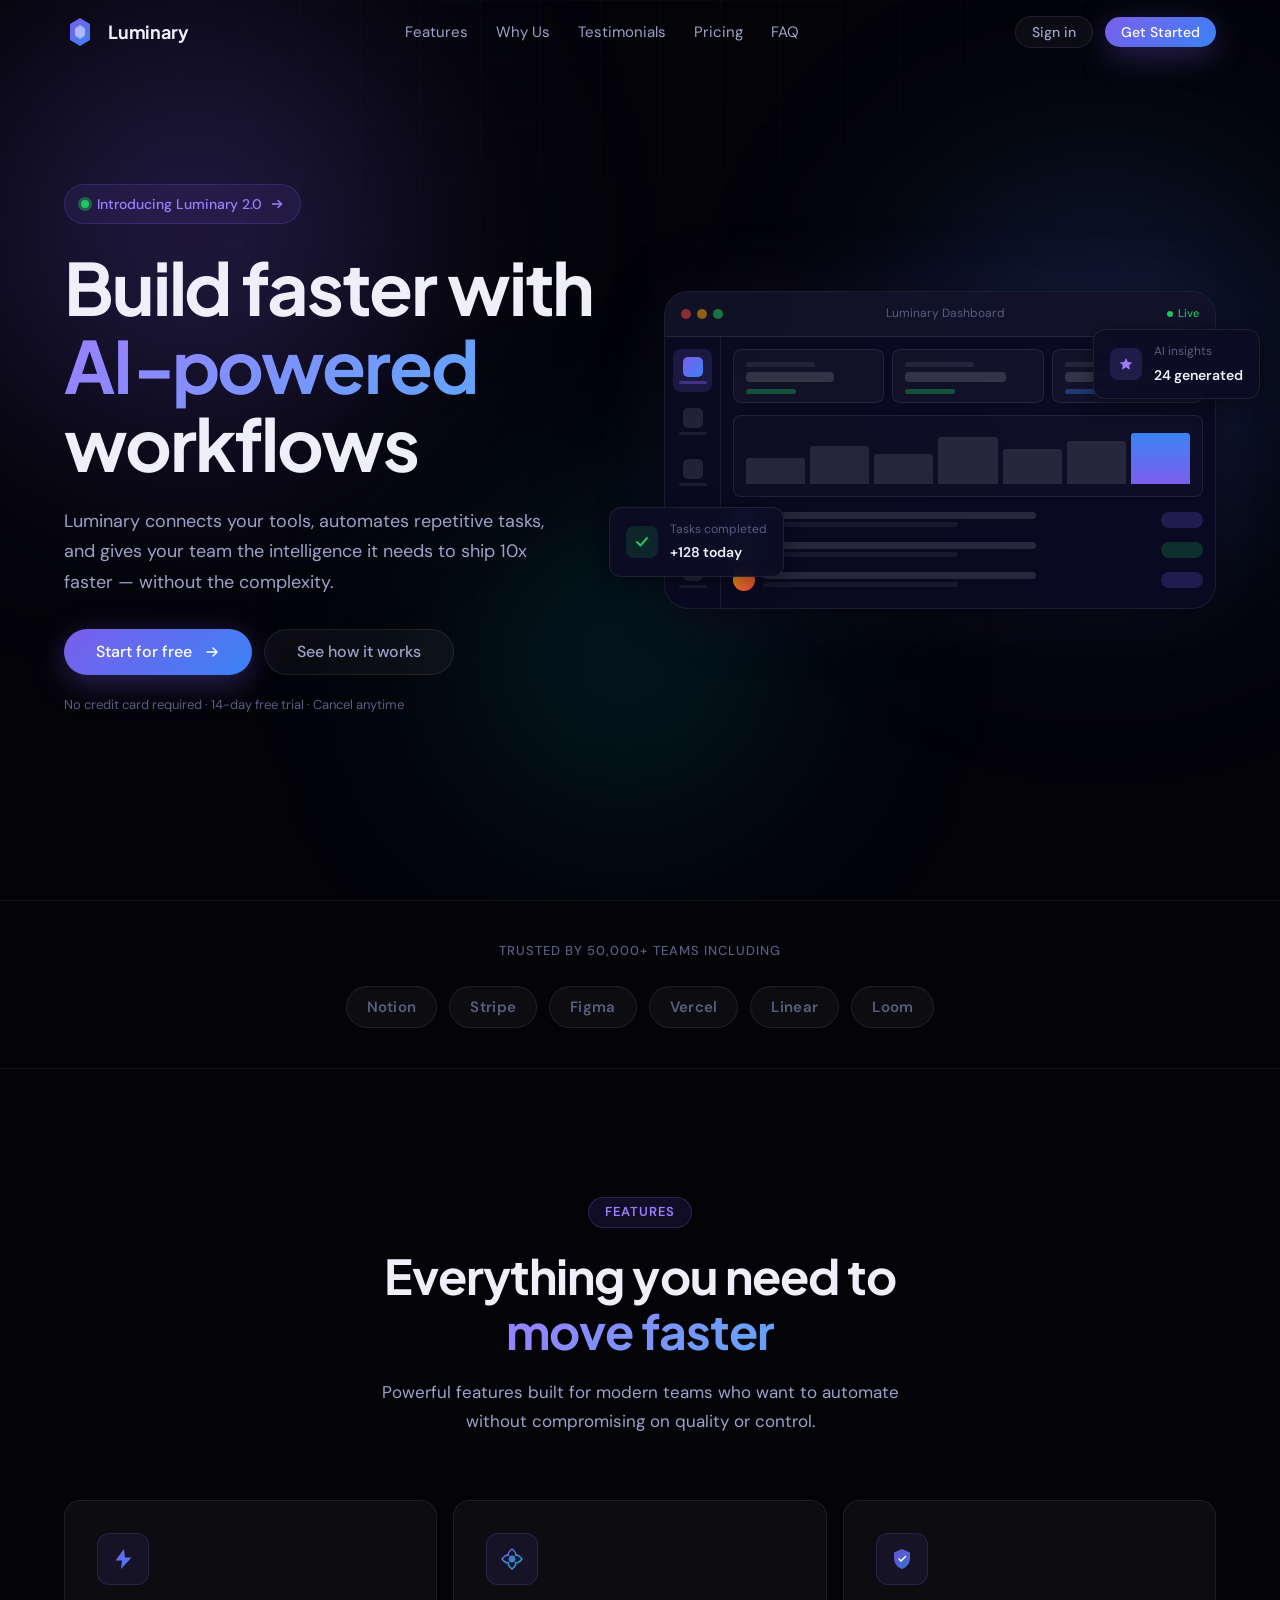
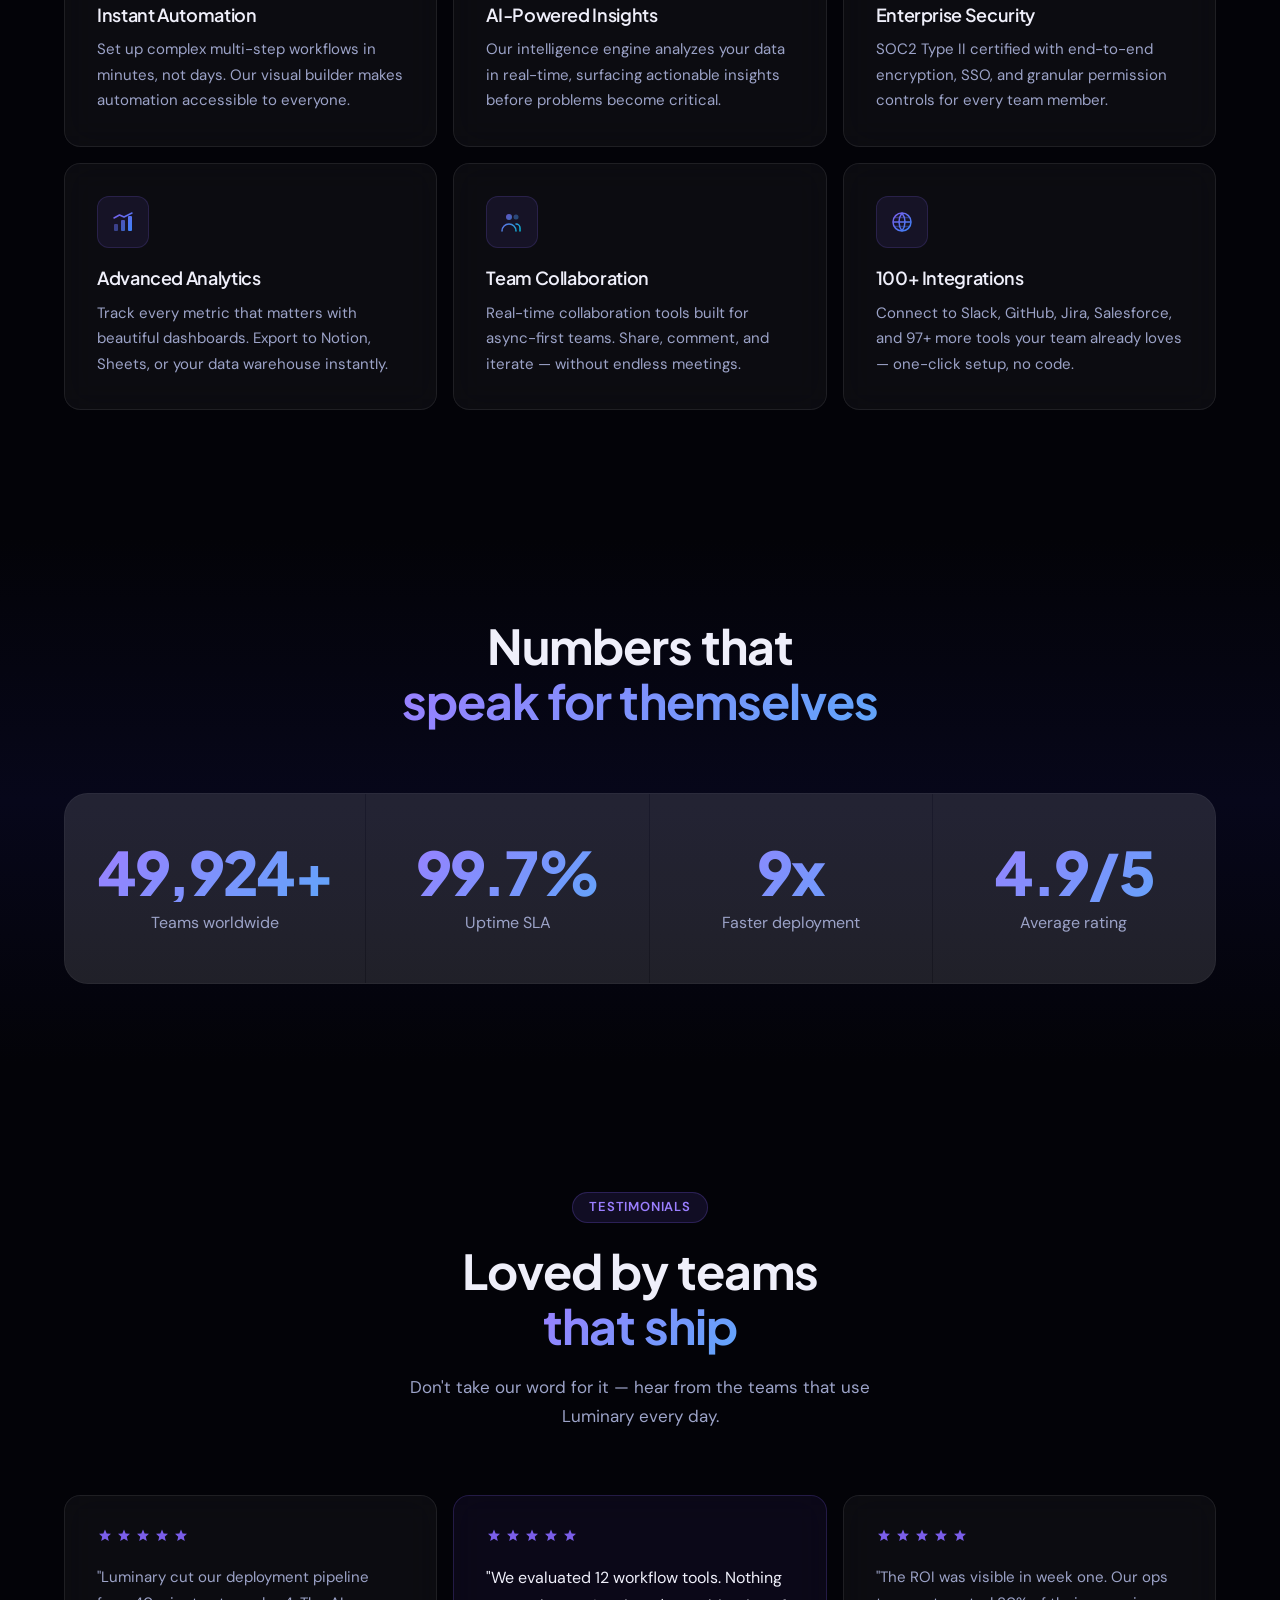
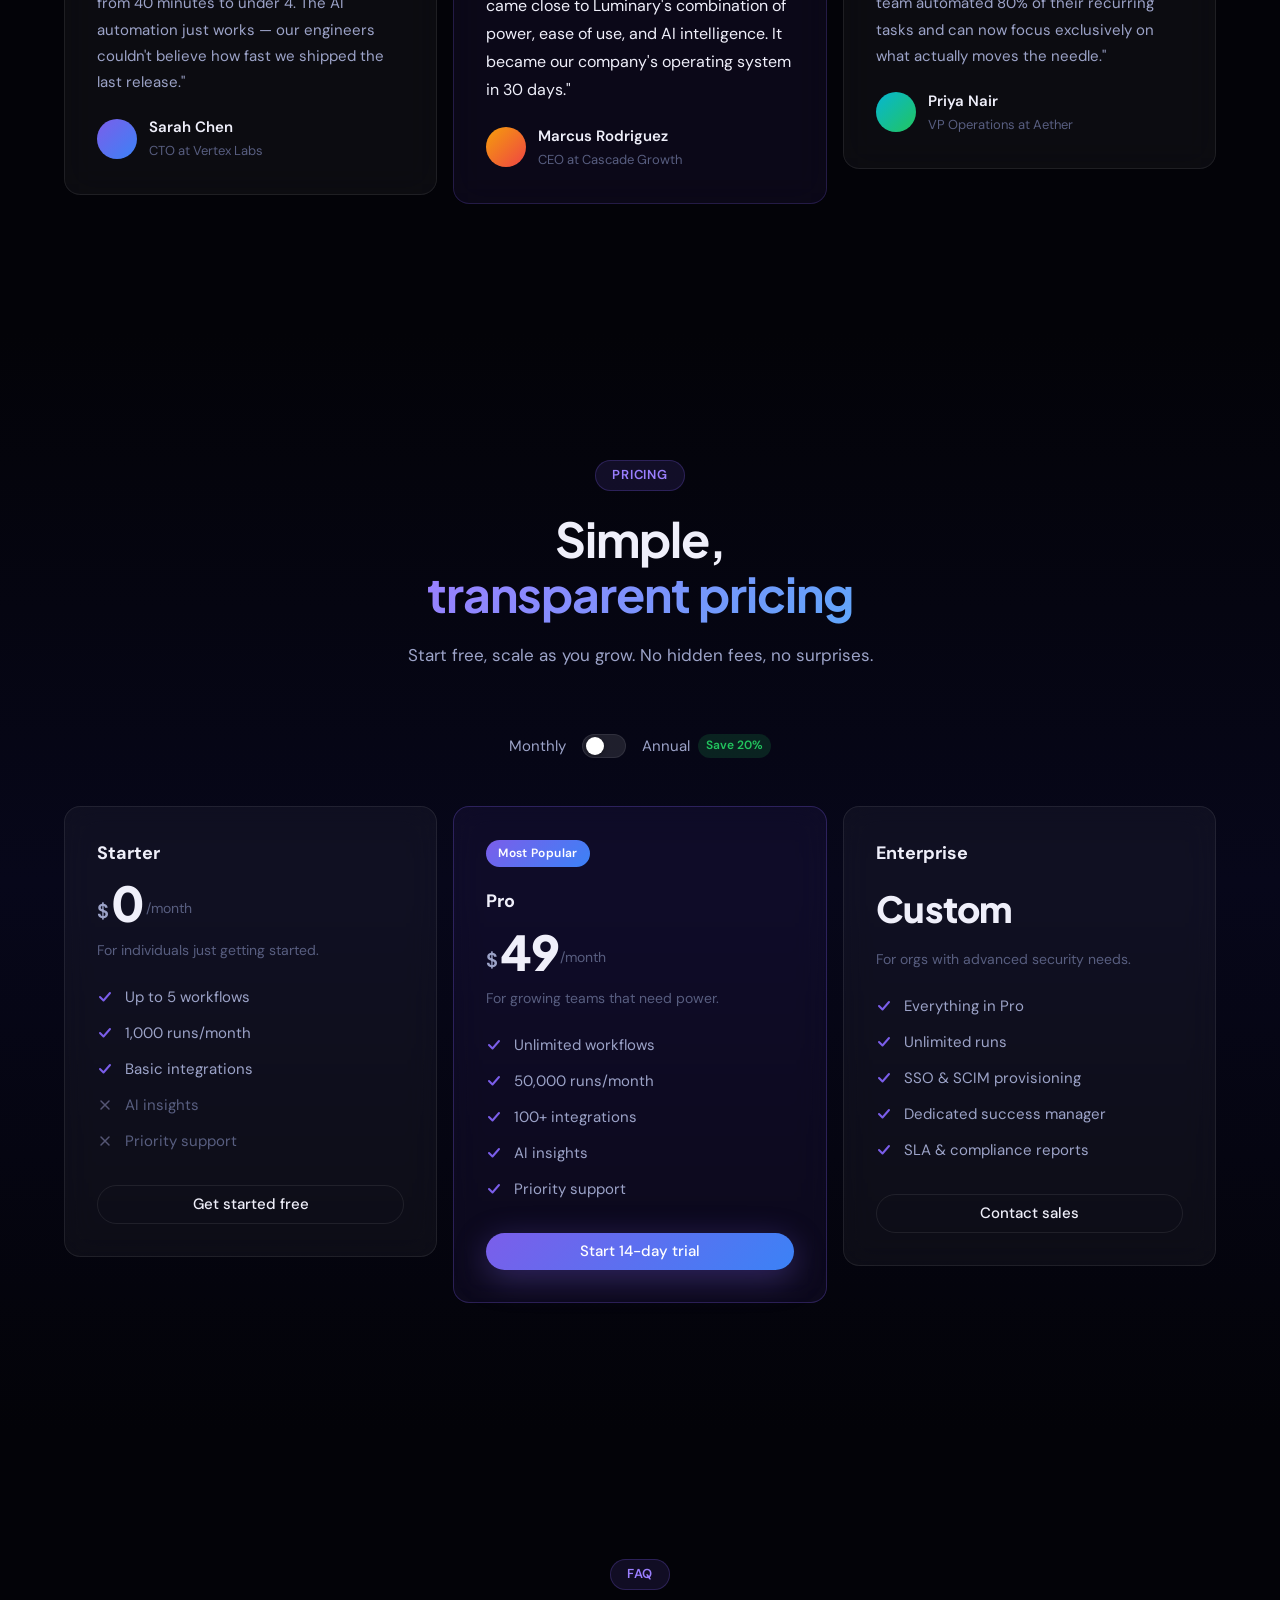
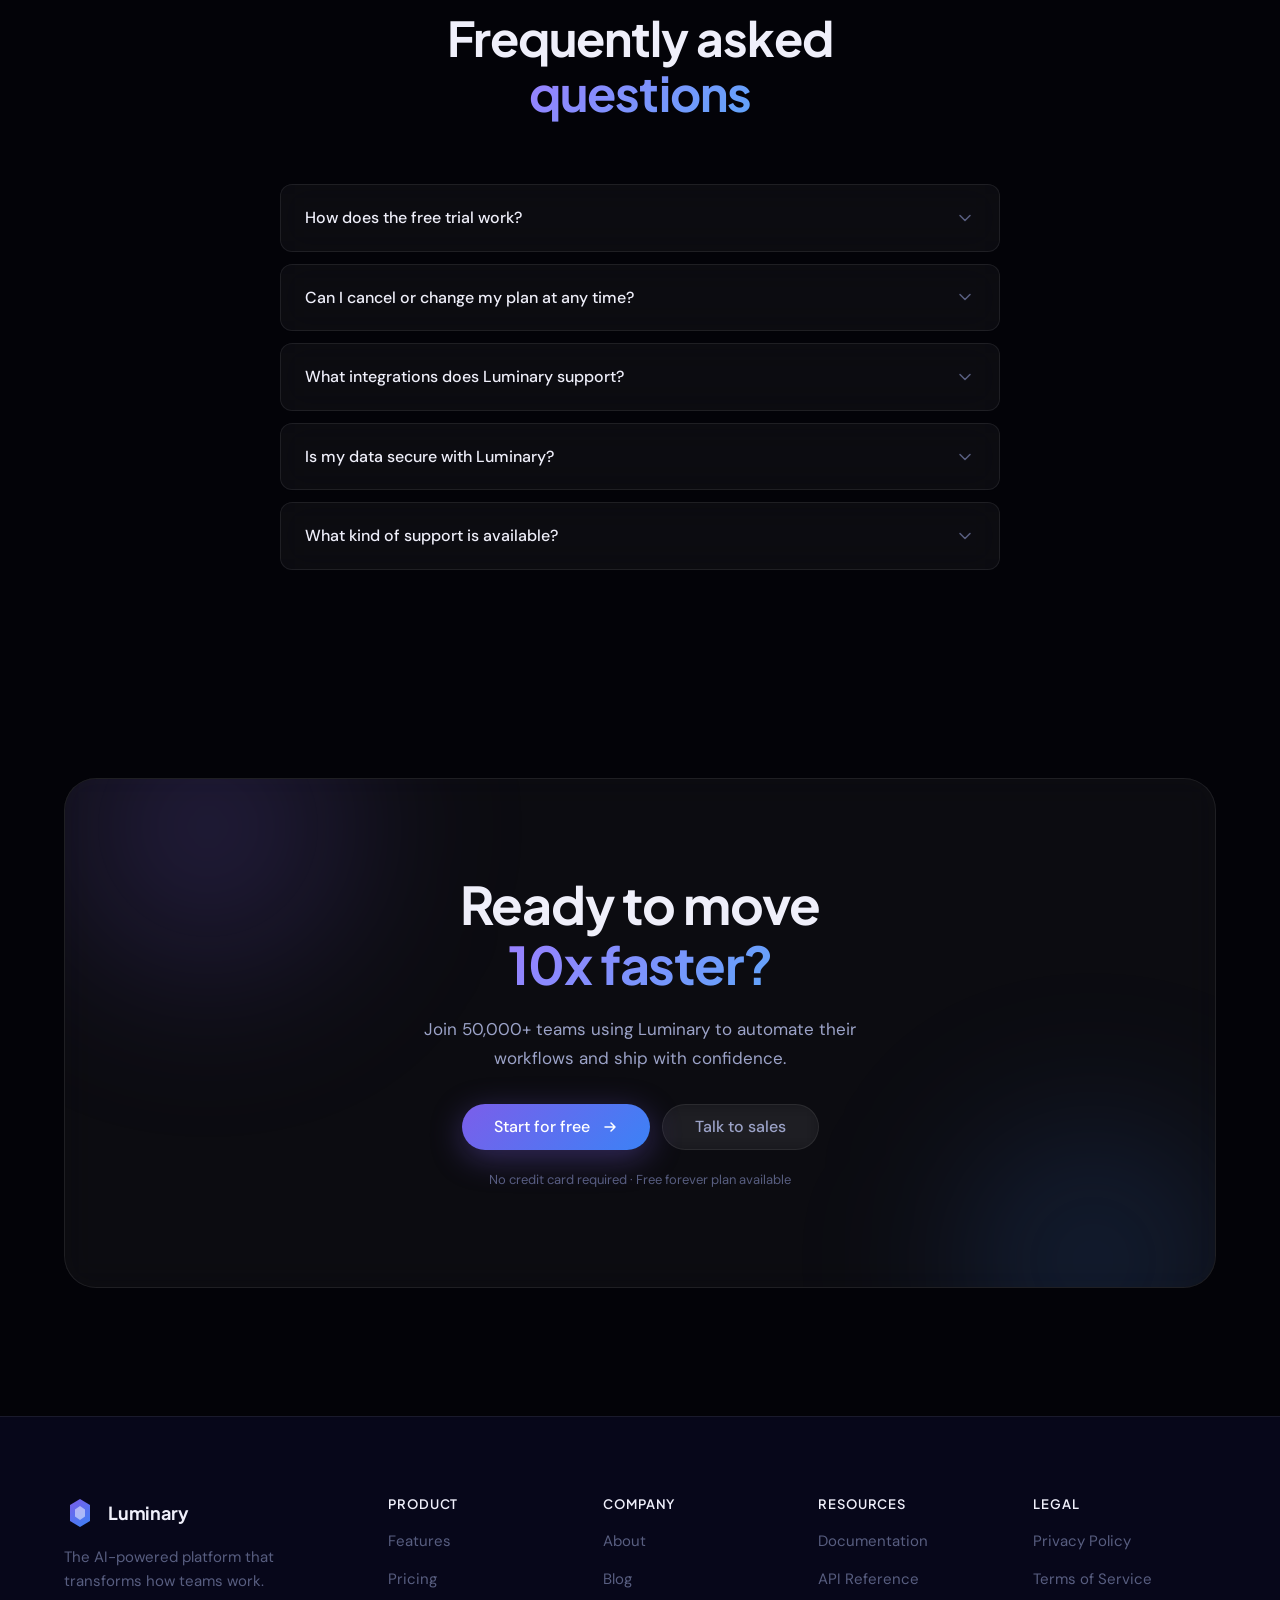
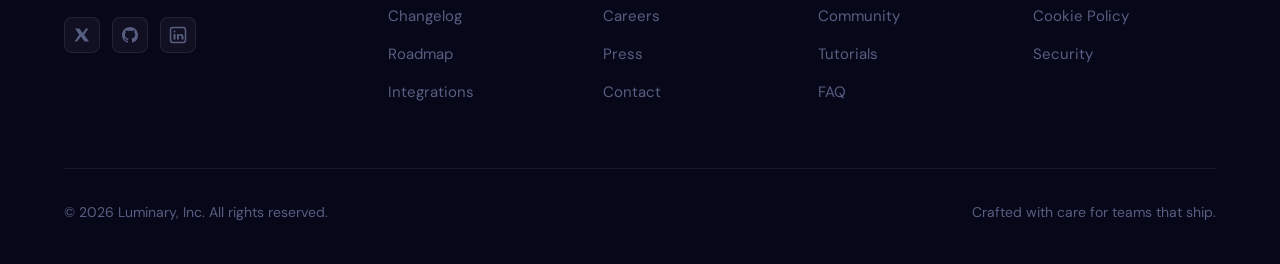
<file: claude-website-ui-ux-pro-max-skill/index.html>
<!DOCTYPE html>
<html lang="en">
<head>
  <meta charset="UTF-8">
  <meta name="viewport" content="width=device-width, initial-scale=1.0">
  <meta name="description" content="Luminary — The AI-powered platform that transforms how teams work. Automate workflows, gain insights, and ship 10x faster.">
  <title>Luminary — AI-Powered Workflows</title>
  <link rel="preconnect" href="https://fonts.googleapis.com">
  <link rel="preconnect" href="https://fonts.gstatic.com" crossorigin>
  <link href="https://fonts.googleapis.com/css2?family=DM+Sans:ital,opsz,wght@0,9..40,300;0,9..40,400;0,9..40,500;0,9..40,600;0,9..40,700;1,9..40,400&family=Plus+Jakarta+Sans:wght@600;700;800&display=swap" rel="stylesheet">
  <link rel="stylesheet" href="styles.css">
</head>
<body>

  <!-- Skip to main content for keyboard users -->
  <a href="#main" class="skip-link">Skip to main content</a>

  <!-- ============================================================
       HEADER / NAVIGATION
  ============================================================ -->
  <header class="header" id="header">
    <nav class="nav" role="navigation" aria-label="Main navigation">
      <div class="container nav__container">

        <!-- Logo -->
        <a href="#" class="nav__logo" aria-label="Luminary — home">
          <div class="nav__logo-mark" aria-hidden="true">
            <svg width="32" height="32" viewBox="0 0 32 32" fill="none" xmlns="http://www.w3.org/2000/svg">
              <path d="M16 2L26 8V24L16 30L6 24V8L16 2Z" fill="url(#logo-grad)"/>
              <path d="M16 9L21 12.5V19.5L16 23L11 19.5V12.5L16 9Z" fill="rgba(255,255,255,0.5)"/>
              <defs>
                <linearGradient id="logo-grad" x1="6" y1="2" x2="26" y2="30" gradientUnits="userSpaceOnUse">
                  <stop offset="0%" stop-color="#7B5EEA"/>
                  <stop offset="100%" stop-color="#3B82F6"/>
                </linearGradient>
              </defs>
            </svg>
          </div>
          <span class="nav__logo-text">Luminary</span>
        </a>

        <!-- Desktop navigation links -->
        <ul class="nav__links" role="list">
          <li><a href="#features" class="nav__link">Features</a></li>
          <li><a href="#stats" class="nav__link">Why Us</a></li>
          <li><a href="#testimonials" class="nav__link">Testimonials</a></li>
          <li><a href="#pricing" class="nav__link">Pricing</a></li>
          <li><a href="#faq" class="nav__link">FAQ</a></li>
        </ul>

        <!-- Desktop action buttons -->
        <div class="nav__actions">
          <a href="#" class="btn btn--ghost btn--sm">Sign in</a>
          <a href="#pricing" class="btn btn--primary btn--sm">Get Started</a>
        </div>

        <!-- Mobile hamburger -->
        <button class="nav__hamburger" id="hamburger-btn" aria-label="Open navigation menu" aria-expanded="false" aria-controls="mobile-menu">
          <span class="hamburger__bar"></span>
          <span class="hamburger__bar"></span>
          <span class="hamburger__bar"></span>
        </button>
      </div>
    </nav>

    <!-- Mobile menu drawer -->
    <div class="mobile-menu" id="mobile-menu" aria-hidden="true">
      <ul class="mobile-menu__links" role="list">
        <li><a href="#features" class="mobile-menu__link">Features</a></li>
        <li><a href="#stats" class="mobile-menu__link">Why Us</a></li>
        <li><a href="#testimonials" class="mobile-menu__link">Testimonials</a></li>
        <li><a href="#pricing" class="mobile-menu__link">Pricing</a></li>
        <li><a href="#faq" class="mobile-menu__link">FAQ</a></li>
      </ul>
      <div class="mobile-menu__actions">
        <a href="#" class="btn btn--ghost btn--full">Sign in</a>
        <a href="#pricing" class="btn btn--primary btn--full">Get Started</a>
      </div>
    </div>
  </header>

  <!-- ============================================================
       MAIN CONTENT
  ============================================================ -->
  <main id="main">

    <!-- ---- HERO ---- -->
    <section class="hero" id="home" aria-labelledby="hero-headline">

      <!-- Animated gradient background -->
      <div class="hero__bg" aria-hidden="true">
        <div class="hero__blob hero__blob--1"></div>
        <div class="hero__blob hero__blob--2"></div>
        <div class="hero__blob hero__blob--3"></div>
        <div class="hero__grid-overlay"></div>
      </div>

      <div class="container hero__container">

        <!-- Hero text -->
        <div class="hero__content">
          <div class="hero__badge">
            <span class="hero__badge-pulse" aria-hidden="true"></span>
            <span>Introducing Luminary 2.0</span>
            <svg width="14" height="14" viewBox="0 0 14 14" fill="none" aria-hidden="true">
              <path d="M2.5 7H11.5M11.5 7L8 3.5M11.5 7L8 10.5" stroke="currentColor" stroke-width="1.5" stroke-linecap="round" stroke-linejoin="round"/>
            </svg>
          </div>

          <h1 class="hero__headline" id="hero-headline">
            Build faster with<br>
            <span class="gradient-text">AI&#8209;powered</span><br>
            workflows
          </h1>

          <p class="hero__subheadline">
            Luminary connects your tools, automates repetitive tasks, and gives your team
            the intelligence it needs to ship 10x faster — without the complexity.
          </p>

          <div class="hero__cta">
            <a href="#pricing" class="btn btn--primary btn--lg">
              Start for free
              <svg width="16" height="16" viewBox="0 0 16 16" fill="none" aria-hidden="true">
                <path d="M3 8H13M13 8L9 4M13 8L9 12" stroke="currentColor" stroke-width="1.5" stroke-linecap="round" stroke-linejoin="round"/>
              </svg>
            </a>
            <a href="#features" class="btn btn--ghost btn--lg">See how it works</a>
          </div>

          <p class="hero__note">No credit card required · 14-day free trial · Cancel anytime</p>
        </div>

        <!-- Dashboard mockup visual -->
        <div class="hero__visual" aria-hidden="true">
          <div class="dashboard-mockup">
            <div class="dashboard-mockup__header">
              <div class="dashboard-mockup__dots">
                <span></span><span></span><span></span>
              </div>
              <div class="dashboard-mockup__title">Luminary Dashboard</div>
              <div class="dashboard-mockup__live">
                <span class="live-dot"></span>Live
              </div>
            </div>
            <div class="dashboard-mockup__body">

              <!-- Sidebar -->
              <div class="dashboard-mockup__sidebar">
                <div class="dash-nav-item dash-nav-item--active">
                  <div class="dash-nav-icon dash-nav-icon--filled"></div>
                  <div class="dash-nav-label"></div>
                </div>
                <div class="dash-nav-item">
                  <div class="dash-nav-icon"></div>
                  <div class="dash-nav-label"></div>
                </div>
                <div class="dash-nav-item">
                  <div class="dash-nav-icon"></div>
                  <div class="dash-nav-label"></div>
                </div>
                <div class="dash-nav-item">
                  <div class="dash-nav-icon"></div>
                  <div class="dash-nav-label"></div>
                </div>
                <div class="dash-nav-item">
                  <div class="dash-nav-icon"></div>
                  <div class="dash-nav-label"></div>
                </div>
              </div>

              <!-- Main panel -->
              <div class="dashboard-mockup__main">

                <!-- Stat cards -->
                <div class="dash-stats">
                  <div class="dash-stat">
                    <div class="dash-stat__label"></div>
                    <div class="dash-stat__value"></div>
                    <div class="dash-stat__badge dash-stat__badge--up"></div>
                  </div>
                  <div class="dash-stat">
                    <div class="dash-stat__label"></div>
                    <div class="dash-stat__value dash-stat__value--wide"></div>
                    <div class="dash-stat__badge dash-stat__badge--up"></div>
                  </div>
                  <div class="dash-stat">
                    <div class="dash-stat__label"></div>
                    <div class="dash-stat__value"></div>
                    <div class="dash-stat__badge dash-stat__badge--neutral"></div>
                  </div>
                </div>

                <!-- Bar chart -->
                <div class="dash-chart">
                  <div class="dash-chart__bars">
                    <div class="dash-bar"></div>
                    <div class="dash-bar"></div>
                    <div class="dash-bar"></div>
                    <div class="dash-bar"></div>
                    <div class="dash-bar"></div>
                    <div class="dash-bar"></div>
                    <div class="dash-bar dash-bar--accent"></div>
                  </div>
                </div>

                <!-- Activity list -->
                <div class="dash-list">
                  <div class="dash-list-item">
                    <div class="dash-list-avatar dash-list-avatar--a"></div>
                    <div class="dash-list-info">
                      <div class="dash-list-name"></div>
                      <div class="dash-list-sub"></div>
                    </div>
                    <div class="dash-list-badge"></div>
                  </div>
                  <div class="dash-list-item">
                    <div class="dash-list-avatar dash-list-avatar--b"></div>
                    <div class="dash-list-info">
                      <div class="dash-list-name"></div>
                      <div class="dash-list-sub"></div>
                    </div>
                    <div class="dash-list-badge dash-list-badge--alt"></div>
                  </div>
                  <div class="dash-list-item">
                    <div class="dash-list-avatar dash-list-avatar--c"></div>
                    <div class="dash-list-info">
                      <div class="dash-list-name"></div>
                      <div class="dash-list-sub"></div>
                    </div>
                    <div class="dash-list-badge"></div>
                  </div>
                </div>
              </div>
            </div>
          </div>

          <!-- Floating notification cards -->
          <div class="float-card float-card--1">
            <div class="float-card__icon float-card__icon--green">
              <svg width="14" height="14" viewBox="0 0 14 14" fill="none">
                <path d="M2 7L5.5 10.5L12 3" stroke="currentColor" stroke-width="2" stroke-linecap="round" stroke-linejoin="round"/>
              </svg>
            </div>
            <div class="float-card__content">
              <div class="float-card__title">Tasks completed</div>
              <div class="float-card__value">+128 today</div>
            </div>
          </div>

          <div class="float-card float-card--2">
            <div class="float-card__icon float-card__icon--purple">
              <svg width="14" height="14" viewBox="0 0 14 14" fill="none">
                <path d="M7 1L8.8 5.1L13.3 5.5L10.1 8.3L11.1 12.8L7 10.3L2.9 12.8L3.9 8.3L0.7 5.5L5.2 5.1L7 1Z" fill="currentColor"/>
              </svg>
            </div>
            <div class="float-card__content">
              <div class="float-card__title">AI insights</div>
              <div class="float-card__value">24 generated</div>
            </div>
          </div>
        </div>
      </div>
    </section>

    <!-- ---- LOGOS / TRUST STRIP ---- -->
    <section class="logos-strip" aria-label="Trusted by leading companies">
      <div class="container">
        <p class="logos-strip__label">Trusted by 50,000+ teams including</p>
        <div class="logos-strip__grid">
          <span class="logo-chip">Notion</span>
          <span class="logo-chip">Stripe</span>
          <span class="logo-chip">Figma</span>
          <span class="logo-chip">Vercel</span>
          <span class="logo-chip">Linear</span>
          <span class="logo-chip">Loom</span>
        </div>
      </div>
    </section>

    <!-- ---- FEATURES ---- -->
    <section class="features" id="features" aria-labelledby="features-heading">
      <div class="container">
        <div class="section-header reveal">
          <div class="section-badge">Features</div>
          <h2 class="section-title" id="features-heading">
            Everything you need to<br><span class="gradient-text">move faster</span>
          </h2>
          <p class="section-subtitle">
            Powerful features built for modern teams who want to automate
            without compromising on quality or control.
          </p>
        </div>

        <div class="features__grid">

          <article class="feature-card glass-card reveal" aria-labelledby="feat-1-title">
            <div class="feature-card__icon-wrap" aria-hidden="true">
              <svg width="24" height="24" viewBox="0 0 24 24" fill="none">
                <path d="M13 2L4.5 13.5H11L10 22L20.5 10.5H14L13 2Z" fill="url(#fi1)"/>
                <defs><linearGradient id="fi1" x1="4" y1="2" x2="21" y2="22" gradientUnits="userSpaceOnUse"><stop stop-color="#7B5EEA"/><stop offset="1" stop-color="#3B82F6"/></linearGradient></defs>
              </svg>
            </div>
            <h3 class="feature-card__title" id="feat-1-title">Instant Automation</h3>
            <p class="feature-card__desc">Set up complex multi-step workflows in minutes, not days. Our visual builder makes automation accessible to everyone.</p>
          </article>

          <article class="feature-card glass-card reveal" aria-labelledby="feat-2-title">
            <div class="feature-card__icon-wrap" aria-hidden="true">
              <svg width="24" height="24" viewBox="0 0 24 24" fill="none">
                <circle cx="12" cy="12" r="3.5" fill="url(#fi2)" opacity="0.9"/>
                <path d="M12 2C12 2 8 5 8 8.5M12 2C12 2 16 5 16 8.5M12 22C12 22 8 19 8 15.5M12 22C12 22 16 19 16 15.5M2 12C2 12 5 8 8.5 8M2 12C2 12 5 16 8.5 16M22 12C22 12 19 8 15.5 8M22 12C22 12 19 16 15.5 16" stroke="url(#fi2)" stroke-width="1.5" stroke-linecap="round"/>
                <defs><linearGradient id="fi2" x1="2" y1="2" x2="22" y2="22" gradientUnits="userSpaceOnUse"><stop stop-color="#7B5EEA"/><stop offset="1" stop-color="#06B6D4"/></linearGradient></defs>
              </svg>
            </div>
            <h3 class="feature-card__title" id="feat-2-title">AI&#8209;Powered Insights</h3>
            <p class="feature-card__desc">Our intelligence engine analyzes your data in real-time, surfacing actionable insights before problems become critical.</p>
          </article>

          <article class="feature-card glass-card reveal" aria-labelledby="feat-3-title">
            <div class="feature-card__icon-wrap" aria-hidden="true">
              <svg width="24" height="24" viewBox="0 0 24 24" fill="none">
                <path d="M12 2L4 5.5V11.5C4 16.3 7.5 20.7 12 22C16.5 20.7 20 16.3 20 11.5V5.5L12 2Z" fill="url(#fi3)" opacity="0.85"/>
                <path d="M9 12L11 14L15.5 9.5" stroke="white" stroke-width="1.5" stroke-linecap="round" stroke-linejoin="round"/>
                <defs><linearGradient id="fi3" x1="4" y1="2" x2="20" y2="22" gradientUnits="userSpaceOnUse"><stop stop-color="#7B5EEA"/><stop offset="1" stop-color="#3B82F6"/></linearGradient></defs>
              </svg>
            </div>
            <h3 class="feature-card__title" id="feat-3-title">Enterprise Security</h3>
            <p class="feature-card__desc">SOC2 Type II certified with end-to-end encryption, SSO, and granular permission controls for every team member.</p>
          </article>

          <article class="feature-card glass-card reveal" aria-labelledby="feat-4-title">
            <div class="feature-card__icon-wrap" aria-hidden="true">
              <svg width="24" height="24" viewBox="0 0 24 24" fill="none">
                <rect x="3" y="14" width="4" height="7" fill="url(#fi4)" opacity="0.5" rx="1"/>
                <rect x="10" y="10" width="4" height="11" fill="url(#fi4)" opacity="0.75" rx="1"/>
                <rect x="17" y="6" width="4" height="15" fill="url(#fi4)" rx="1"/>
                <path d="M3 8L8.5 5L13 7L21 3" stroke="url(#fi4)" stroke-width="1.5" stroke-linecap="round" stroke-linejoin="round"/>
                <defs><linearGradient id="fi4" x1="3" y1="3" x2="21" y2="21" gradientUnits="userSpaceOnUse"><stop stop-color="#7B5EEA"/><stop offset="1" stop-color="#3B82F6"/></linearGradient></defs>
              </svg>
            </div>
            <h3 class="feature-card__title" id="feat-4-title">Advanced Analytics</h3>
            <p class="feature-card__desc">Track every metric that matters with beautiful dashboards. Export to Notion, Sheets, or your data warehouse instantly.</p>
          </article>

          <article class="feature-card glass-card reveal" aria-labelledby="feat-5-title">
            <div class="feature-card__icon-wrap" aria-hidden="true">
              <svg width="24" height="24" viewBox="0 0 24 24" fill="none">
                <circle cx="9" cy="7" r="3" fill="url(#fi5)" opacity="0.8"/>
                <circle cx="16" cy="7" r="2.5" fill="url(#fi5)" opacity="0.45"/>
                <path d="M2 21C2 17 5.13 14 9 14C12.87 14 16 17 16 21" stroke="url(#fi5)" stroke-width="1.5" stroke-linecap="round"/>
                <path d="M16 14C18.2 14 20 15.8 20 18V21" stroke="url(#fi5)" stroke-width="1.5" stroke-linecap="round"/>
                <defs><linearGradient id="fi5" x1="2" y1="7" x2="20" y2="21" gradientUnits="userSpaceOnUse"><stop stop-color="#7B5EEA"/><stop offset="1" stop-color="#06B6D4"/></linearGradient></defs>
              </svg>
            </div>
            <h3 class="feature-card__title" id="feat-5-title">Team Collaboration</h3>
            <p class="feature-card__desc">Real-time collaboration tools built for async-first teams. Share, comment, and iterate — without endless meetings.</p>
          </article>

          <article class="feature-card glass-card reveal" aria-labelledby="feat-6-title">
            <div class="feature-card__icon-wrap" aria-hidden="true">
              <svg width="24" height="24" viewBox="0 0 24 24" fill="none">
                <circle cx="12" cy="12" r="9" stroke="url(#fi6)" stroke-width="1.5"/>
                <path d="M12 3C12 3 9 7 9 12S12 21 12 21" stroke="url(#fi6)" stroke-width="1.5"/>
                <path d="M12 3C12 3 15 7 15 12S12 21 12 21" stroke="url(#fi6)" stroke-width="1.5"/>
                <path d="M3 12H21" stroke="url(#fi6)" stroke-width="1.5"/>
                <path d="M4.8 7.5H19.2M4.8 16.5H19.2" stroke="url(#fi6)" stroke-width="1.5" opacity="0.4"/>
                <defs><linearGradient id="fi6" x1="3" y1="3" x2="21" y2="21" gradientUnits="userSpaceOnUse"><stop stop-color="#7B5EEA"/><stop offset="1" stop-color="#3B82F6"/></linearGradient></defs>
              </svg>
            </div>
            <h3 class="feature-card__title" id="feat-6-title">100+ Integrations</h3>
            <p class="feature-card__desc">Connect to Slack, GitHub, Jira, Salesforce, and 97+ more tools your team already loves — one-click setup, no code.</p>
          </article>

        </div>
      </div>
    </section>

    <!-- ---- STATS ---- -->
    <section class="stats" id="stats" aria-labelledby="stats-heading">
      <div class="container">
        <div class="section-header reveal">
          <h2 class="section-title" id="stats-heading">
            Numbers that<br><span class="gradient-text">speak for themselves</span>
          </h2>
        </div>
        <div class="stats__grid">
          <div class="stats__item reveal">
            <div class="stats__number" data-target="50000" data-suffix="+">0</div>
            <div class="stats__label">Teams worldwide</div>
          </div>
          <div class="stats__item reveal">
            <div class="stats__number" data-target="99.9" data-suffix="%" data-decimal="1">0</div>
            <div class="stats__label">Uptime SLA</div>
          </div>
          <div class="stats__item reveal">
            <div class="stats__number" data-target="10" data-suffix="x">0</div>
            <div class="stats__label">Faster deployment</div>
          </div>
          <div class="stats__item reveal">
            <div class="stats__number" data-target="4.9" data-suffix="/5" data-decimal="1">0</div>
            <div class="stats__label">Average rating</div>
          </div>
        </div>
      </div>
    </section>

    <!-- ---- TESTIMONIALS ---- -->
    <section class="testimonials" id="testimonials" aria-labelledby="testimonials-heading">
      <div class="container">
        <div class="section-header reveal">
          <div class="section-badge">Testimonials</div>
          <h2 class="section-title" id="testimonials-heading">
            Loved by teams<br><span class="gradient-text">that ship</span>
          </h2>
          <p class="section-subtitle">
            Don't take our word for it — hear from the teams that use Luminary every day.
          </p>
        </div>

        <div class="testimonials__grid">

          <article class="testimonial-card glass-card reveal" aria-labelledby="test-1-author">
            <div class="testimonial-card__stars" aria-label="5 out of 5 stars">
              <svg width="16" height="16" viewBox="0 0 16 16" fill="#7B5EEA" aria-hidden="true"><path d="M8 1.5l1.65 3.88 4.35.38-3.24 2.88 1.04 4.24L8 10.65 4.2 12.88 5.24 8.64 2 5.76l4.35-.38L8 1.5Z"/></svg>
              <svg width="16" height="16" viewBox="0 0 16 16" fill="#7B5EEA" aria-hidden="true"><path d="M8 1.5l1.65 3.88 4.35.38-3.24 2.88 1.04 4.24L8 10.65 4.2 12.88 5.24 8.64 2 5.76l4.35-.38L8 1.5Z"/></svg>
              <svg width="16" height="16" viewBox="0 0 16 16" fill="#7B5EEA" aria-hidden="true"><path d="M8 1.5l1.65 3.88 4.35.38-3.24 2.88 1.04 4.24L8 10.65 4.2 12.88 5.24 8.64 2 5.76l4.35-.38L8 1.5Z"/></svg>
              <svg width="16" height="16" viewBox="0 0 16 16" fill="#7B5EEA" aria-hidden="true"><path d="M8 1.5l1.65 3.88 4.35.38-3.24 2.88 1.04 4.24L8 10.65 4.2 12.88 5.24 8.64 2 5.76l4.35-.38L8 1.5Z"/></svg>
              <svg width="16" height="16" viewBox="0 0 16 16" fill="#7B5EEA" aria-hidden="true"><path d="M8 1.5l1.65 3.88 4.35.38-3.24 2.88 1.04 4.24L8 10.65 4.2 12.88 5.24 8.64 2 5.76l4.35-.38L8 1.5Z"/></svg>
            </div>
            <blockquote class="testimonial-card__quote">
              "Luminary cut our deployment pipeline from 40 minutes to under 4. The AI automation just works — our engineers couldn't believe how fast we shipped the last release."
            </blockquote>
            <footer class="testimonial-card__author">
              <div class="testimonial-card__avatar testimonial-card__avatar--1" aria-hidden="true"></div>
              <div>
                <div class="testimonial-card__name" id="test-1-author">Sarah Chen</div>
                <div class="testimonial-card__role">CTO at Vertex Labs</div>
              </div>
            </footer>
          </article>

          <article class="testimonial-card testimonial-card--featured glass-card reveal" aria-labelledby="test-2-author">
            <div class="testimonial-card__stars" aria-label="5 out of 5 stars">
              <svg width="16" height="16" viewBox="0 0 16 16" fill="#7B5EEA" aria-hidden="true"><path d="M8 1.5l1.65 3.88 4.35.38-3.24 2.88 1.04 4.24L8 10.65 4.2 12.88 5.24 8.64 2 5.76l4.35-.38L8 1.5Z"/></svg>
              <svg width="16" height="16" viewBox="0 0 16 16" fill="#7B5EEA" aria-hidden="true"><path d="M8 1.5l1.65 3.88 4.35.38-3.24 2.88 1.04 4.24L8 10.65 4.2 12.88 5.24 8.64 2 5.76l4.35-.38L8 1.5Z"/></svg>
              <svg width="16" height="16" viewBox="0 0 16 16" fill="#7B5EEA" aria-hidden="true"><path d="M8 1.5l1.65 3.88 4.35.38-3.24 2.88 1.04 4.24L8 10.65 4.2 12.88 5.24 8.64 2 5.76l4.35-.38L8 1.5Z"/></svg>
              <svg width="16" height="16" viewBox="0 0 16 16" fill="#7B5EEA" aria-hidden="true"><path d="M8 1.5l1.65 3.88 4.35.38-3.24 2.88 1.04 4.24L8 10.65 4.2 12.88 5.24 8.64 2 5.76l4.35-.38L8 1.5Z"/></svg>
              <svg width="16" height="16" viewBox="0 0 16 16" fill="#7B5EEA" aria-hidden="true"><path d="M8 1.5l1.65 3.88 4.35.38-3.24 2.88 1.04 4.24L8 10.65 4.2 12.88 5.24 8.64 2 5.76l4.35-.38L8 1.5Z"/></svg>
            </div>
            <blockquote class="testimonial-card__quote testimonial-card__quote--large">
              "We evaluated 12 workflow tools. Nothing came close to Luminary's combination of power, ease of use, and AI intelligence. It became our company's operating system in 30 days."
            </blockquote>
            <footer class="testimonial-card__author">
              <div class="testimonial-card__avatar testimonial-card__avatar--2" aria-hidden="true"></div>
              <div>
                <div class="testimonial-card__name" id="test-2-author">Marcus Rodriguez</div>
                <div class="testimonial-card__role">CEO at Cascade Growth</div>
              </div>
            </footer>
          </article>

          <article class="testimonial-card glass-card reveal" aria-labelledby="test-3-author">
            <div class="testimonial-card__stars" aria-label="5 out of 5 stars">
              <svg width="16" height="16" viewBox="0 0 16 16" fill="#7B5EEA" aria-hidden="true"><path d="M8 1.5l1.65 3.88 4.35.38-3.24 2.88 1.04 4.24L8 10.65 4.2 12.88 5.24 8.64 2 5.76l4.35-.38L8 1.5Z"/></svg>
              <svg width="16" height="16" viewBox="0 0 16 16" fill="#7B5EEA" aria-hidden="true"><path d="M8 1.5l1.65 3.88 4.35.38-3.24 2.88 1.04 4.24L8 10.65 4.2 12.88 5.24 8.64 2 5.76l4.35-.38L8 1.5Z"/></svg>
              <svg width="16" height="16" viewBox="0 0 16 16" fill="#7B5EEA" aria-hidden="true"><path d="M8 1.5l1.65 3.88 4.35.38-3.24 2.88 1.04 4.24L8 10.65 4.2 12.88 5.24 8.64 2 5.76l4.35-.38L8 1.5Z"/></svg>
              <svg width="16" height="16" viewBox="0 0 16 16" fill="#7B5EEA" aria-hidden="true"><path d="M8 1.5l1.65 3.88 4.35.38-3.24 2.88 1.04 4.24L8 10.65 4.2 12.88 5.24 8.64 2 5.76l4.35-.38L8 1.5Z"/></svg>
              <svg width="16" height="16" viewBox="0 0 16 16" fill="#7B5EEA" aria-hidden="true"><path d="M8 1.5l1.65 3.88 4.35.38-3.24 2.88 1.04 4.24L8 10.65 4.2 12.88 5.24 8.64 2 5.76l4.35-.38L8 1.5Z"/></svg>
            </div>
            <blockquote class="testimonial-card__quote">
              "The ROI was visible in week one. Our ops team automated 80% of their recurring tasks and can now focus exclusively on what actually moves the needle."
            </blockquote>
            <footer class="testimonial-card__author">
              <div class="testimonial-card__avatar testimonial-card__avatar--3" aria-hidden="true"></div>
              <div>
                <div class="testimonial-card__name" id="test-3-author">Priya Nair</div>
                <div class="testimonial-card__role">VP Operations at Aether</div>
              </div>
            </footer>
          </article>

        </div>
      </div>
    </section>

    <!-- ---- PRICING ---- -->
    <section class="pricing" id="pricing" aria-labelledby="pricing-heading">
      <div class="container">
        <div class="section-header reveal">
          <div class="section-badge">Pricing</div>
          <h2 class="section-title" id="pricing-heading">
            Simple,<br><span class="gradient-text">transparent pricing</span>
          </h2>
          <p class="section-subtitle">
            Start free, scale as you grow. No hidden fees, no surprises.
          </p>
        </div>

        <!-- Billing period toggle -->
        <div class="pricing__toggle reveal" role="group" aria-label="Select billing period">
          <span class="pricing__toggle-label pricing__toggle-label--monthly">Monthly</span>
          <button
            class="pricing__toggle-btn"
            id="billing-toggle"
            role="switch"
            aria-checked="false"
            aria-label="Switch to annual billing"
          >
            <span class="pricing__toggle-track">
              <span class="pricing__toggle-thumb"></span>
            </span>
          </button>
          <span class="pricing__toggle-label">
            Annual
            <span class="pricing__save-badge">Save 20%</span>
          </span>
        </div>

        <div class="pricing__grid">

          <!-- Starter -->
          <article class="pricing-card glass-card reveal" aria-labelledby="plan-starter">
            <div class="pricing-card__header">
              <div class="pricing-card__name" id="plan-starter">Starter</div>
              <div class="pricing-card__price-row">
                <span class="pricing-card__currency">$</span>
                <span class="pricing-card__amount" data-monthly="0" data-annual="0">0</span>
                <span class="pricing-card__period">/month</span>
              </div>
              <p class="pricing-card__tagline">For individuals just getting started.</p>
            </div>
            <ul class="pricing-card__features" aria-label="Starter plan features">
              <li class="pricing-card__feat pricing-card__feat--yes">
                <svg width="16" height="16" viewBox="0 0 16 16" fill="none" aria-hidden="true"><path d="M3 8l3.5 3.5L13 4" stroke="#7B5EEA" stroke-width="2" stroke-linecap="round" stroke-linejoin="round"/></svg>
                Up to 5 workflows
              </li>
              <li class="pricing-card__feat pricing-card__feat--yes">
                <svg width="16" height="16" viewBox="0 0 16 16" fill="none" aria-hidden="true"><path d="M3 8l3.5 3.5L13 4" stroke="#7B5EEA" stroke-width="2" stroke-linecap="round" stroke-linejoin="round"/></svg>
                1,000 runs/month
              </li>
              <li class="pricing-card__feat pricing-card__feat--yes">
                <svg width="16" height="16" viewBox="0 0 16 16" fill="none" aria-hidden="true"><path d="M3 8l3.5 3.5L13 4" stroke="#7B5EEA" stroke-width="2" stroke-linecap="round" stroke-linejoin="round"/></svg>
                Basic integrations
              </li>
              <li class="pricing-card__feat pricing-card__feat--no">
                <svg width="16" height="16" viewBox="0 0 16 16" fill="none" aria-hidden="true"><path d="M4 4l8 8M12 4l-8 8" stroke="#555675" stroke-width="1.5" stroke-linecap="round"/></svg>
                AI insights
              </li>
              <li class="pricing-card__feat pricing-card__feat--no">
                <svg width="16" height="16" viewBox="0 0 16 16" fill="none" aria-hidden="true"><path d="M4 4l8 8M12 4l-8 8" stroke="#555675" stroke-width="1.5" stroke-linecap="round"/></svg>
                Priority support
              </li>
            </ul>
            <a href="#" class="btn btn--secondary btn--full">Get started free</a>
          </article>

          <!-- Pro (featured) -->
          <article class="pricing-card pricing-card--featured glass-card reveal" aria-labelledby="plan-pro">
            <div class="pricing-card__popular-badge" aria-label="Most popular plan">Most Popular</div>
            <div class="pricing-card__header">
              <div class="pricing-card__name" id="plan-pro">Pro</div>
              <div class="pricing-card__price-row">
                <span class="pricing-card__currency">$</span>
                <span class="pricing-card__amount" data-monthly="49" data-annual="39">49</span>
                <span class="pricing-card__period">/month</span>
              </div>
              <p class="pricing-card__tagline">For growing teams that need power.</p>
            </div>
            <ul class="pricing-card__features" aria-label="Pro plan features">
              <li class="pricing-card__feat pricing-card__feat--yes">
                <svg width="16" height="16" viewBox="0 0 16 16" fill="none" aria-hidden="true"><path d="M3 8l3.5 3.5L13 4" stroke="#7B5EEA" stroke-width="2" stroke-linecap="round" stroke-linejoin="round"/></svg>
                Unlimited workflows
              </li>
              <li class="pricing-card__feat pricing-card__feat--yes">
                <svg width="16" height="16" viewBox="0 0 16 16" fill="none" aria-hidden="true"><path d="M3 8l3.5 3.5L13 4" stroke="#7B5EEA" stroke-width="2" stroke-linecap="round" stroke-linejoin="round"/></svg>
                50,000 runs/month
              </li>
              <li class="pricing-card__feat pricing-card__feat--yes">
                <svg width="16" height="16" viewBox="0 0 16 16" fill="none" aria-hidden="true"><path d="M3 8l3.5 3.5L13 4" stroke="#7B5EEA" stroke-width="2" stroke-linecap="round" stroke-linejoin="round"/></svg>
                100+ integrations
              </li>
              <li class="pricing-card__feat pricing-card__feat--yes">
                <svg width="16" height="16" viewBox="0 0 16 16" fill="none" aria-hidden="true"><path d="M3 8l3.5 3.5L13 4" stroke="#7B5EEA" stroke-width="2" stroke-linecap="round" stroke-linejoin="round"/></svg>
                AI insights
              </li>
              <li class="pricing-card__feat pricing-card__feat--yes">
                <svg width="16" height="16" viewBox="0 0 16 16" fill="none" aria-hidden="true"><path d="M3 8l3.5 3.5L13 4" stroke="#7B5EEA" stroke-width="2" stroke-linecap="round" stroke-linejoin="round"/></svg>
                Priority support
              </li>
            </ul>
            <a href="#" class="btn btn--primary btn--full">Start 14-day trial</a>
          </article>

          <!-- Enterprise -->
          <article class="pricing-card glass-card reveal" aria-labelledby="plan-enterprise">
            <div class="pricing-card__header">
              <div class="pricing-card__name" id="plan-enterprise">Enterprise</div>
              <div class="pricing-card__price-row">
                <span class="pricing-card__custom">Custom</span>
              </div>
              <p class="pricing-card__tagline">For orgs with advanced security needs.</p>
            </div>
            <ul class="pricing-card__features" aria-label="Enterprise plan features">
              <li class="pricing-card__feat pricing-card__feat--yes">
                <svg width="16" height="16" viewBox="0 0 16 16" fill="none" aria-hidden="true"><path d="M3 8l3.5 3.5L13 4" stroke="#7B5EEA" stroke-width="2" stroke-linecap="round" stroke-linejoin="round"/></svg>
                Everything in Pro
              </li>
              <li class="pricing-card__feat pricing-card__feat--yes">
                <svg width="16" height="16" viewBox="0 0 16 16" fill="none" aria-hidden="true"><path d="M3 8l3.5 3.5L13 4" stroke="#7B5EEA" stroke-width="2" stroke-linecap="round" stroke-linejoin="round"/></svg>
                Unlimited runs
              </li>
              <li class="pricing-card__feat pricing-card__feat--yes">
                <svg width="16" height="16" viewBox="0 0 16 16" fill="none" aria-hidden="true"><path d="M3 8l3.5 3.5L13 4" stroke="#7B5EEA" stroke-width="2" stroke-linecap="round" stroke-linejoin="round"/></svg>
                SSO &amp; SCIM provisioning
              </li>
              <li class="pricing-card__feat pricing-card__feat--yes">
                <svg width="16" height="16" viewBox="0 0 16 16" fill="none" aria-hidden="true"><path d="M3 8l3.5 3.5L13 4" stroke="#7B5EEA" stroke-width="2" stroke-linecap="round" stroke-linejoin="round"/></svg>
                Dedicated success manager
              </li>
              <li class="pricing-card__feat pricing-card__feat--yes">
                <svg width="16" height="16" viewBox="0 0 16 16" fill="none" aria-hidden="true"><path d="M3 8l3.5 3.5L13 4" stroke="#7B5EEA" stroke-width="2" stroke-linecap="round" stroke-linejoin="round"/></svg>
                SLA &amp; compliance reports
              </li>
            </ul>
            <a href="#" class="btn btn--secondary btn--full">Contact sales</a>
          </article>

        </div>
      </div>
    </section>

    <!-- ---- FAQ ---- -->
    <section class="faq" id="faq" aria-labelledby="faq-heading">
      <div class="container">
        <div class="section-header reveal">
          <div class="section-badge">FAQ</div>
          <h2 class="section-title" id="faq-heading">
            Frequently asked<br><span class="gradient-text">questions</span>
          </h2>
        </div>

        <div class="faq__list">

          <div class="faq__item glass-card reveal">
            <button class="faq__question" aria-expanded="false" aria-controls="faq-1">
              How does the free trial work?
              <svg class="faq__chevron" width="20" height="20" viewBox="0 0 20 20" fill="none" aria-hidden="true">
                <path d="M5 7.5L10 12.5L15 7.5" stroke="currentColor" stroke-width="1.5" stroke-linecap="round" stroke-linejoin="round"/>
              </svg>
            </button>
            <div class="faq__answer" id="faq-1" aria-hidden="true">
              <p>Your 14-day trial gives you full access to all Pro features — no credit card required. At the end of your trial you can continue on the free plan or upgrade to keep your workflows running.</p>
            </div>
          </div>

          <div class="faq__item glass-card reveal">
            <button class="faq__question" aria-expanded="false" aria-controls="faq-2">
              Can I cancel or change my plan at any time?
              <svg class="faq__chevron" width="20" height="20" viewBox="0 0 20 20" fill="none" aria-hidden="true">
                <path d="M5 7.5L10 12.5L15 7.5" stroke="currentColor" stroke-width="1.5" stroke-linecap="round" stroke-linejoin="round"/>
              </svg>
            </button>
            <div class="faq__answer" id="faq-2" aria-hidden="true">
              <p>Yes, absolutely. Upgrade, downgrade, or cancel at any time from your account settings. If you cancel you'll retain access until the end of your current billing period — no partial refunds, no surprises.</p>
            </div>
          </div>

          <div class="faq__item glass-card reveal">
            <button class="faq__question" aria-expanded="false" aria-controls="faq-3">
              What integrations does Luminary support?
              <svg class="faq__chevron" width="20" height="20" viewBox="0 0 20 20" fill="none" aria-hidden="true">
                <path d="M5 7.5L10 12.5L15 7.5" stroke="currentColor" stroke-width="1.5" stroke-linecap="round" stroke-linejoin="round"/>
              </svg>
            </button>
            <div class="faq__answer" id="faq-3" aria-hidden="true">
              <p>Luminary supports 100+ integrations including Slack, GitHub, Jira, Salesforce, HubSpot, Notion, Linear, Google Workspace, and more. We also offer a REST API and webhooks for building custom integrations.</p>
            </div>
          </div>

          <div class="faq__item glass-card reveal">
            <button class="faq__question" aria-expanded="false" aria-controls="faq-4">
              Is my data secure with Luminary?
              <svg class="faq__chevron" width="20" height="20" viewBox="0 0 20 20" fill="none" aria-hidden="true">
                <path d="M5 7.5L10 12.5L15 7.5" stroke="currentColor" stroke-width="1.5" stroke-linecap="round" stroke-linejoin="round"/>
              </svg>
            </button>
            <div class="faq__answer" id="faq-4" aria-hidden="true">
              <p>Security is foundational to Luminary. We're SOC 2 Type II certified, use end-to-end encryption in transit and at rest, and offer SSO, SCIM, and audit logs on Enterprise plans. Your data is never used to train AI models.</p>
            </div>
          </div>

          <div class="faq__item glass-card reveal">
            <button class="faq__question" aria-expanded="false" aria-controls="faq-5">
              What kind of support is available?
              <svg class="faq__chevron" width="20" height="20" viewBox="0 0 20 20" fill="none" aria-hidden="true">
                <path d="M5 7.5L10 12.5L15 7.5" stroke="currentColor" stroke-width="1.5" stroke-linecap="round" stroke-linejoin="round"/>
              </svg>
            </button>
            <div class="faq__answer" id="faq-5" aria-hidden="true">
              <p>All plans include documentation, community forum, and email support. Pro plans get priority response within 4 hours. Enterprise plans receive a dedicated customer success manager and 24/7 SLA-backed support.</p>
            </div>
          </div>

        </div>
      </div>
    </section>

    <!-- ---- CTA SECTION ---- -->
    <section class="cta-section" aria-labelledby="cta-heading">
      <div class="container">
        <div class="cta-card glass-card reveal">
          <div class="cta-card__bg" aria-hidden="true">
            <div class="cta-blob cta-blob--1"></div>
            <div class="cta-blob cta-blob--2"></div>
          </div>
          <div class="cta-card__content">
            <h2 class="cta-card__title" id="cta-heading">
              Ready to move<br><span class="gradient-text">10x faster?</span>
            </h2>
            <p class="cta-card__subtitle">
              Join 50,000+ teams using Luminary to automate their workflows and ship with confidence.
            </p>
            <div class="cta-card__actions">
              <a href="#pricing" class="btn btn--primary btn--lg">
                Start for free
                <svg width="16" height="16" viewBox="0 0 16 16" fill="none" aria-hidden="true">
                  <path d="M3 8H13M13 8L9 4M13 8L9 12" stroke="currentColor" stroke-width="1.5" stroke-linecap="round" stroke-linejoin="round"/>
                </svg>
              </a>
              <a href="#" class="btn btn--ghost btn--lg">Talk to sales</a>
            </div>
            <p class="cta-card__note">No credit card required · Free forever plan available</p>
          </div>
        </div>
      </div>
    </section>

  </main>

  <!-- ============================================================
       FOOTER
  ============================================================ -->
  <footer class="footer" role="contentinfo">
    <div class="container">
      <div class="footer__top">

        <!-- Brand column -->
        <div class="footer__brand">
          <a href="#" class="nav__logo" aria-label="Luminary — home">
            <div class="nav__logo-mark" aria-hidden="true">
              <svg width="32" height="32" viewBox="0 0 32 32" fill="none">
                <path d="M16 2L26 8V24L16 30L6 24V8L16 2Z" fill="url(#footer-logo-grad)"/>
                <path d="M16 9L21 12.5V19.5L16 23L11 19.5V12.5L16 9Z" fill="rgba(255,255,255,0.5)"/>
                <defs>
                  <linearGradient id="footer-logo-grad" x1="6" y1="2" x2="26" y2="30" gradientUnits="userSpaceOnUse">
                    <stop offset="0%" stop-color="#7B5EEA"/>
                    <stop offset="100%" stop-color="#3B82F6"/>
                  </linearGradient>
                </defs>
              </svg>
            </div>
            <span class="nav__logo-text">Luminary</span>
          </a>
          <p class="footer__tagline">The AI-powered platform that transforms how teams work.</p>
          <div class="footer__socials" aria-label="Social links">
            <a href="#" class="footer__social" aria-label="X / Twitter">
              <svg width="18" height="18" viewBox="0 0 18 18" fill="none" aria-hidden="true">
                <path d="M2 2.5H6.5L9.5 7L13 2.5H15.5L11.2 8.8L16 15.5H11.5L8 10.5L4 15.5H1.5L6.2 8.8L2 2.5Z" fill="currentColor"/>
              </svg>
            </a>
            <a href="#" class="footer__social" aria-label="GitHub">
              <svg width="18" height="18" viewBox="0 0 18 18" fill="none" aria-hidden="true">
                <path fill-rule="evenodd" clip-rule="evenodd" d="M9 1C4.58 1 1 4.58 1 9c0 3.54 2.29 6.53 5.47 7.59.4.07.55-.17.55-.38 0-.19-.01-.82-.01-1.49-2.01.37-2.53-.49-2.69-.94-.09-.23-.48-.94-.82-1.13-.28-.15-.68-.52-.01-.53.63-.01 1.08.58 1.23.82.72 1.21 1.87.87 2.33.66.07-.52.28-.87.51-1.07-1.78-.2-3.64-.89-3.64-3.95 0-.87.31-1.59.82-2.15-.08-.2-.36-1.02.08-2.12 0 0 .67-.21 2.2.82.64-.18 1.32-.27 2-.27.68 0 1.36.09 2 .27 1.53-1.04 2.2-.82 2.2-.82.44 1.1.16 1.92.08 2.12.51.56.82 1.27.82 2.15 0 3.07-1.87 3.75-3.65 3.95.29.25.54.73.54 1.48 0 1.07-.01 1.93-.01 2.2 0 .21.15.46.55.38A8.013 8.013 0 0017 9c0-4.42-3.58-8-8-8z" fill="currentColor"/>
              </svg>
            </a>
            <a href="#" class="footer__social" aria-label="LinkedIn">
              <svg width="18" height="18" viewBox="0 0 18 18" fill="none" aria-hidden="true">
                <rect x="1.5" y="1.5" width="15" height="15" rx="2.5" stroke="currentColor" stroke-width="1.5"/>
                <circle cx="5.5" cy="5.5" r="1" fill="currentColor"/>
                <path d="M4.5 8H6.5V13.5H4.5V8Z" fill="currentColor"/>
                <path d="M8 8H9.8V9.1C10.2 8.4 11.1 8 12 8C13.7 8 14.5 9.1 14.5 10.8V13.5H12.5V11.2C12.5 10.3 12.2 9.5 11.2 9.5C10.3 9.5 9.9 10.2 9.9 11.2V13.5H8V8Z" fill="currentColor"/>
              </svg>
            </a>
          </div>
        </div>

        <!-- Link columns -->
        <div class="footer__links-grid">
          <div class="footer__col">
            <h3 class="footer__col-heading">Product</h3>
            <ul class="footer__col-list" role="list">
              <li><a href="#features" class="footer__link">Features</a></li>
              <li><a href="#pricing" class="footer__link">Pricing</a></li>
              <li><a href="#" class="footer__link">Changelog</a></li>
              <li><a href="#" class="footer__link">Roadmap</a></li>
              <li><a href="#" class="footer__link">Integrations</a></li>
            </ul>
          </div>
          <div class="footer__col">
            <h3 class="footer__col-heading">Company</h3>
            <ul class="footer__col-list" role="list">
              <li><a href="#" class="footer__link">About</a></li>
              <li><a href="#" class="footer__link">Blog</a></li>
              <li><a href="#" class="footer__link">Careers</a></li>
              <li><a href="#" class="footer__link">Press</a></li>
              <li><a href="#" class="footer__link">Contact</a></li>
            </ul>
          </div>
          <div class="footer__col">
            <h3 class="footer__col-heading">Resources</h3>
            <ul class="footer__col-list" role="list">
              <li><a href="#" class="footer__link">Documentation</a></li>
              <li><a href="#" class="footer__link">API Reference</a></li>
              <li><a href="#" class="footer__link">Community</a></li>
              <li><a href="#" class="footer__link">Tutorials</a></li>
              <li><a href="#faq" class="footer__link">FAQ</a></li>
            </ul>
          </div>
          <div class="footer__col">
            <h3 class="footer__col-heading">Legal</h3>
            <ul class="footer__col-list" role="list">
              <li><a href="#" class="footer__link">Privacy Policy</a></li>
              <li><a href="#" class="footer__link">Terms of Service</a></li>
              <li><a href="#" class="footer__link">Cookie Policy</a></li>
              <li><a href="#" class="footer__link">Security</a></li>
            </ul>
          </div>
        </div>
      </div>

      <div class="footer__bottom">
        <p class="footer__copy">&copy; 2026 Luminary, Inc. All rights reserved.</p>
        <p class="footer__credit">Crafted with care for teams that ship.</p>
      </div>
    </div>
  </footer>

  <script src="script.js"></script>
</body>
</html>
</file>
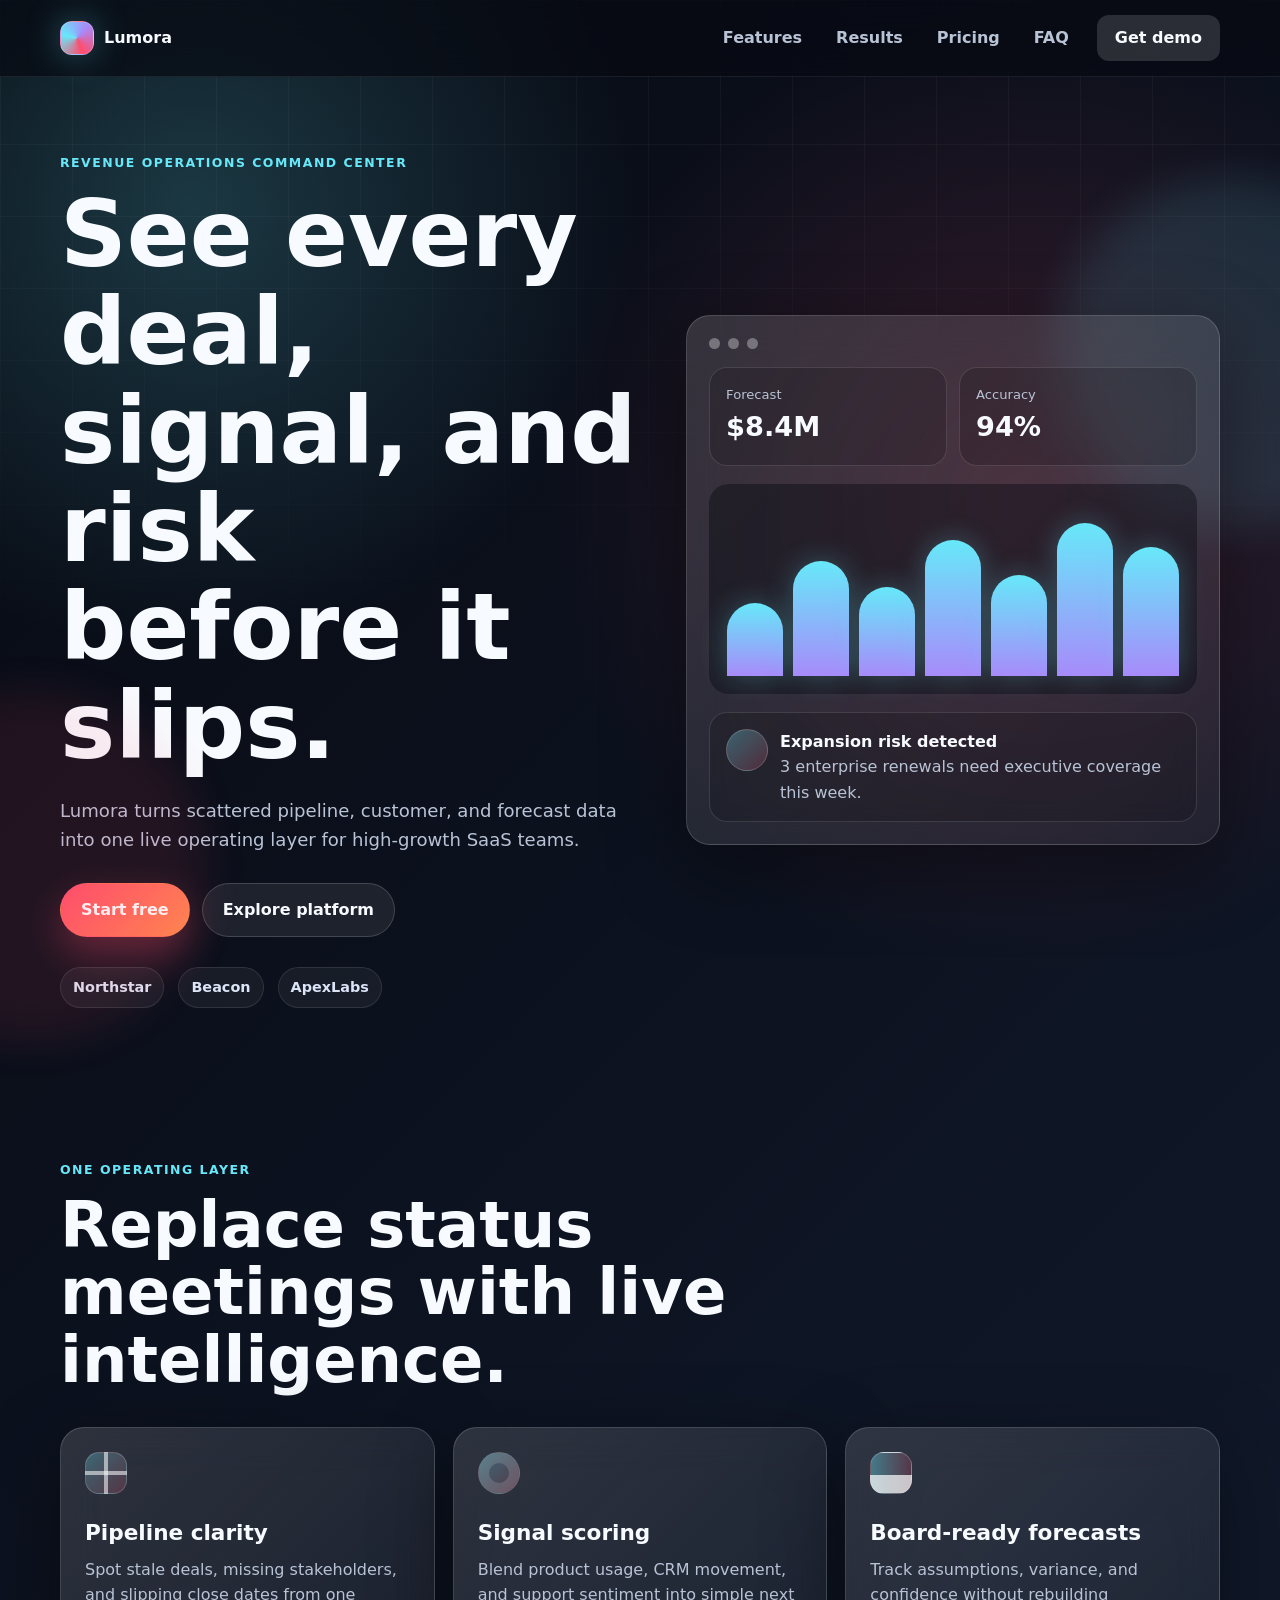
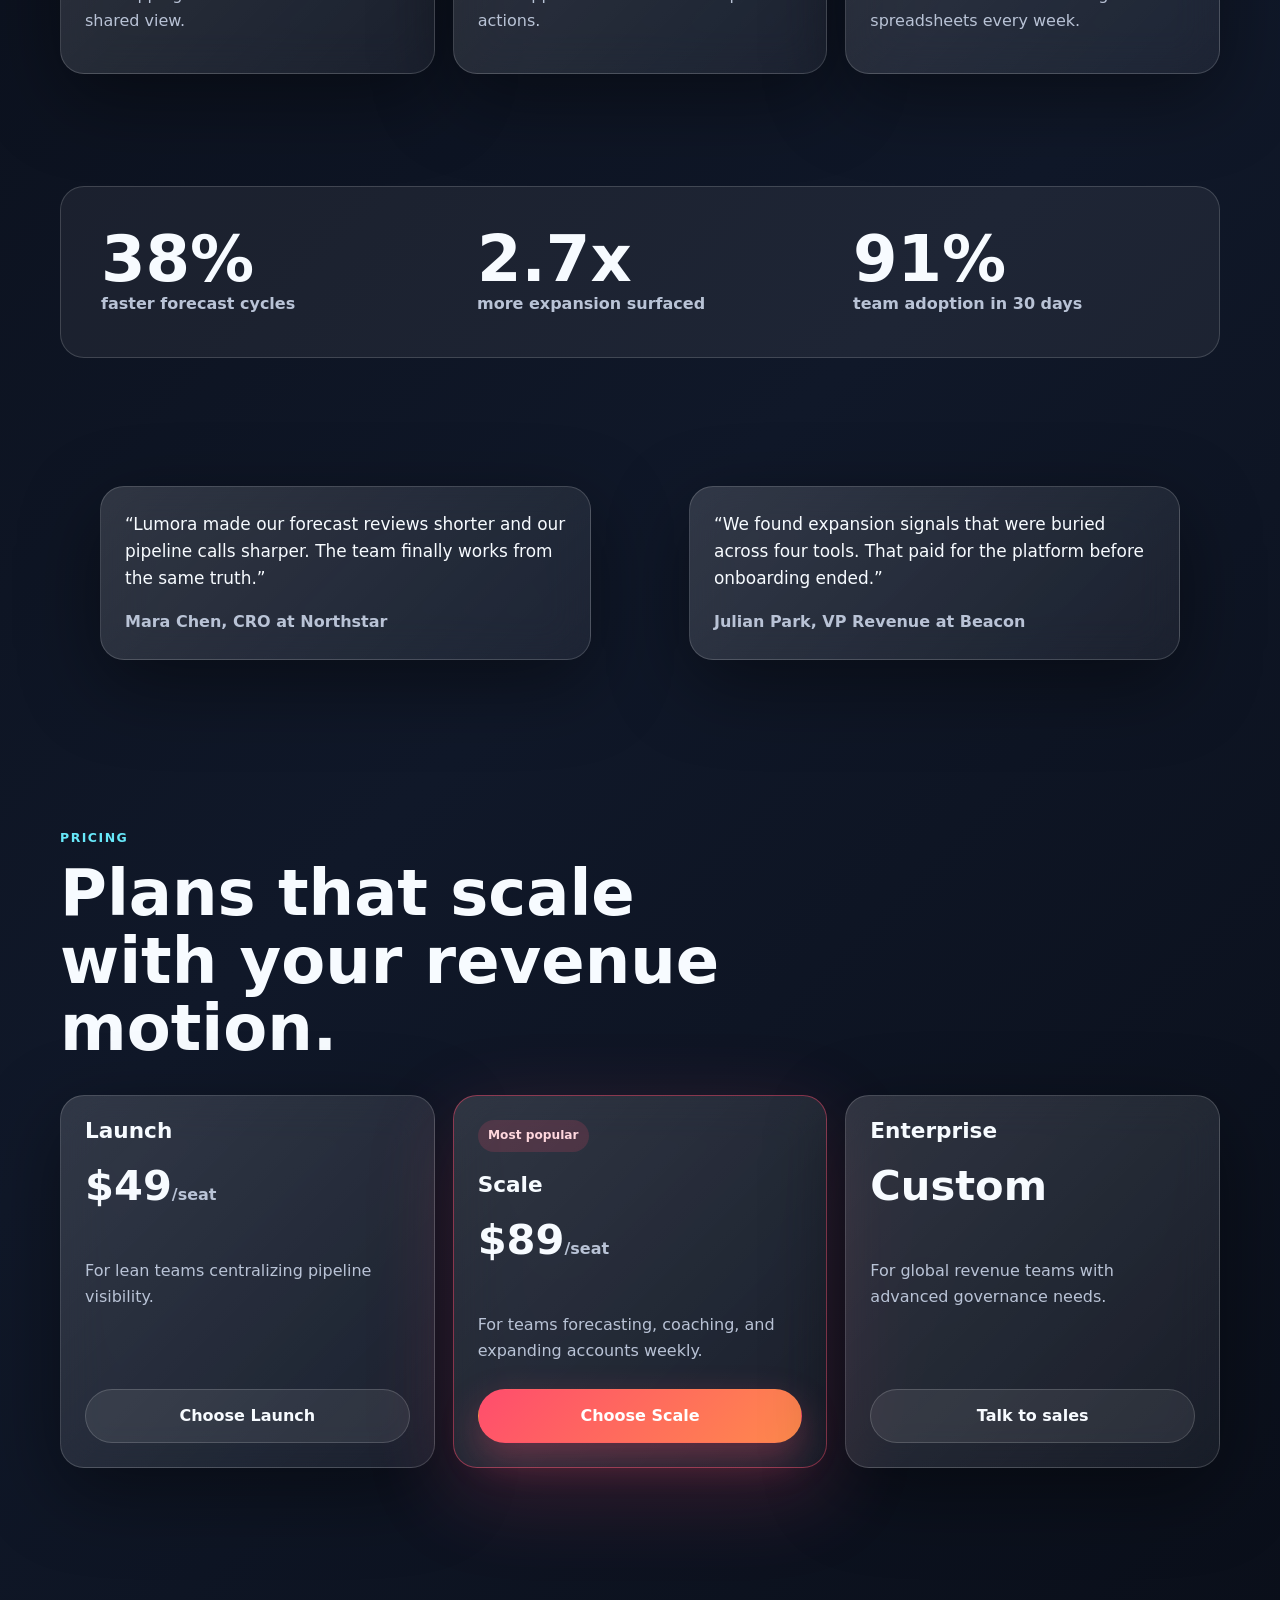
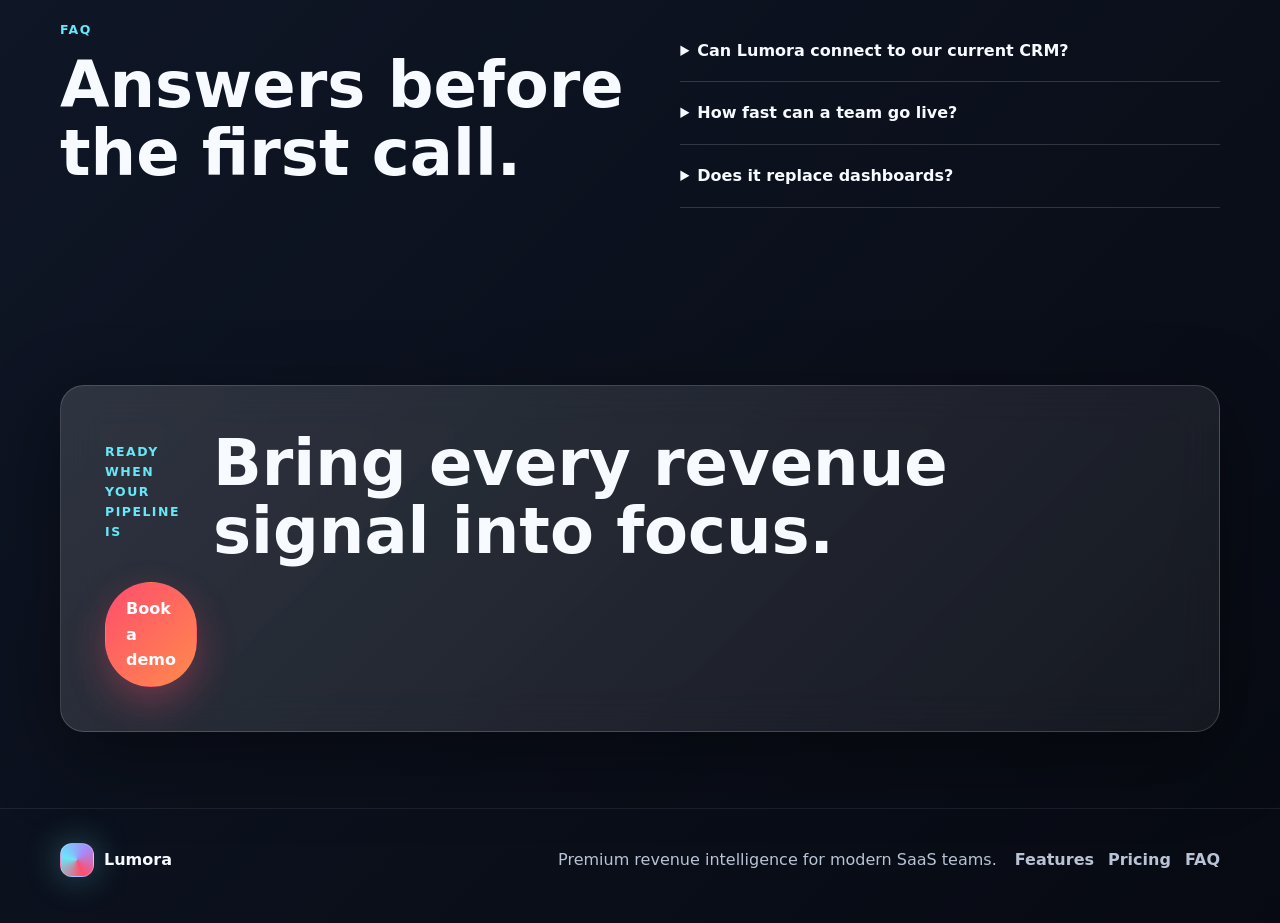
<file: codex-website-ui-ux-pro-max-skill/index.html>
<!DOCTYPE html>
<html lang="en">
<head>
  <meta charset="UTF-8">
  <meta name="viewport" content="width=device-width, initial-scale=1.0">
  <meta name="description" content="A premium SaaS landing page for Lumora, an operations intelligence platform.">
  <title>Lumora | Command Your Revenue Motion</title>
  <link rel="stylesheet" href="styles.css">
  <script src="script.js" defer></script>
</head>
<body>
  <a class="skip-link" href="#main">Skip to content</a>

  <header class="site-header">
    <nav class="nav container" aria-label="Primary navigation">
      <a class="brand" href="#top" aria-label="Lumora home">
        <span class="brand-mark" aria-hidden="true"></span>
        <span>Lumora</span>
      </a>
      <button class="nav-toggle" type="button" aria-controls="nav-menu" aria-expanded="false">
        <span class="sr-only">Toggle navigation</span>
        <span></span>
        <span></span>
      </button>
      <div class="nav-menu" id="nav-menu">
        <a href="#features">Features</a>
        <a href="#results">Results</a>
        <a href="#pricing">Pricing</a>
        <a href="#faq">FAQ</a>
        <a class="nav-cta" href="#contact">Get demo</a>
      </div>
    </nav>
  </header>

  <main id="main">
    <section class="hero section" id="top">
      <div class="hero-glow glow-one" aria-hidden="true"></div>
      <div class="hero-glow glow-two" aria-hidden="true"></div>
      <div class="container hero-grid">
        <div class="hero-copy reveal">
          <p class="eyebrow">Revenue operations command center</p>
          <h1>See every deal,<br>signal, and risk<br>before it slips.</h1>
          <p class="hero-text">Lumora turns scattered pipeline, customer, and forecast data into one live operating layer for high-growth SaaS teams.</p>
          <div class="hero-actions">
            <a class="button button-primary" href="#pricing">Start free</a>
            <a class="button button-secondary" href="#features">Explore platform</a>
          </div>
          <div class="proof-row" aria-label="Trusted by growing revenue teams">
            <span>Northstar</span>
            <span>Beacon</span>
            <span>ApexLabs</span>
          </div>
        </div>
        <div class="hero-panel glass-card reveal" aria-label="Revenue dashboard preview">
          <div class="panel-top">
            <span></span>
            <span></span>
            <span></span>
          </div>
          <div class="metric-strip">
            <div>
              <span>Forecast</span>
              <strong>$8.4M</strong>
            </div>
            <div>
              <span>Accuracy</span>
              <strong>94%</strong>
            </div>
          </div>
          <div class="signal-chart" aria-hidden="true">
            <span></span>
            <span></span>
            <span></span>
            <span></span>
            <span></span>
            <span></span>
            <span></span>
          </div>
          <div class="insight-card">
            <span class="icon-shape icon-pulse" aria-hidden="true"></span>
            <div>
              <strong>Expansion risk detected</strong>
              <p>3 enterprise renewals need executive coverage this week.</p>
            </div>
          </div>
        </div>
      </div>
    </section>

    <section class="section" id="features">
      <div class="container">
        <div class="section-heading reveal">
          <p class="eyebrow">One operating layer</p>
          <h2>Replace status meetings with live intelligence.</h2>
        </div>
        <div class="feature-grid">
          <article class="glass-card feature-card reveal">
            <span class="icon-shape icon-grid" aria-hidden="true"></span>
            <h3>Pipeline clarity</h3>
            <p>Spot stale deals, missing stakeholders, and slipping close dates from one shared view.</p>
          </article>
          <article class="glass-card feature-card reveal">
            <span class="icon-shape icon-ring" aria-hidden="true"></span>
            <h3>Signal scoring</h3>
            <p>Blend product usage, CRM movement, and support sentiment into simple next actions.</p>
          </article>
          <article class="glass-card feature-card reveal">
            <span class="icon-shape icon-bars" aria-hidden="true"></span>
            <h3>Board-ready forecasts</h3>
            <p>Track assumptions, variance, and confidence without rebuilding spreadsheets every week.</p>
          </article>
        </div>
      </div>
    </section>

    <section class="section compact" id="results">
      <div class="container stats-grid reveal">
        <div><strong>38%</strong><span>faster forecast cycles</span></div>
        <div><strong>2.7x</strong><span>more expansion surfaced</span></div>
        <div><strong>91%</strong><span>team adoption in 30 days</span></div>
      </div>
    </section>

    <section class="section">
      <div class="container testimonial-grid">
        <blockquote class="glass-card testimonial reveal">
          <p>“Lumora made our forecast reviews shorter and our pipeline calls sharper. The team finally works from the same truth.”</p>
          <cite>Mara Chen, CRO at Northstar</cite>
        </blockquote>
        <blockquote class="glass-card testimonial reveal">
          <p>“We found expansion signals that were buried across four tools. That paid for the platform before onboarding ended.”</p>
          <cite>Julian Park, VP Revenue at Beacon</cite>
        </blockquote>
      </div>
    </section>

    <section class="section" id="pricing">
      <div class="container">
        <div class="section-heading reveal">
          <p class="eyebrow">Pricing</p>
          <h2>Plans that scale with your revenue motion.</h2>
        </div>
        <div class="pricing-grid">
          <article class="glass-card pricing-card reveal">
            <h3>Launch</h3>
            <p class="price">$49<span>/seat</span></p>
            <p>For lean teams centralizing pipeline visibility.</p>
            <a class="button button-secondary" href="#contact">Choose Launch</a>
          </article>
          <article class="glass-card pricing-card featured reveal">
            <p class="badge">Most popular</p>
            <h3>Scale</h3>
            <p class="price">$89<span>/seat</span></p>
            <p>For teams forecasting, coaching, and expanding accounts weekly.</p>
            <a class="button button-primary" href="#contact">Choose Scale</a>
          </article>
          <article class="glass-card pricing-card reveal">
            <h3>Enterprise</h3>
            <p class="price">Custom</p>
            <p>For global revenue teams with advanced governance needs.</p>
            <a class="button button-secondary" href="#contact">Talk to sales</a>
          </article>
        </div>
      </div>
    </section>

    <section class="section" id="faq">
      <div class="container faq-layout">
        <div class="section-heading reveal">
          <p class="eyebrow">FAQ</p>
          <h2>Answers before the first call.</h2>
        </div>
        <div class="faq-list reveal">
          <details>
            <summary>Can Lumora connect to our current CRM?</summary>
            <p>Yes. The landing page is static, but the product positioning assumes CRM, warehouse, and support integrations.</p>
          </details>
          <details>
            <summary>How fast can a team go live?</summary>
            <p>Most teams can import their core revenue data and start reviewing pipeline health in the first week.</p>
          </details>
          <details>
            <summary>Does it replace dashboards?</summary>
            <p>It replaces scattered reporting workflows with one guided operating layer for revenue decisions.</p>
          </details>
        </div>
      </div>
    </section>

    <section class="section cta-section" id="contact">
      <div class="container glass-card cta-card reveal">
        <p class="eyebrow">Ready when your pipeline is</p>
        <h2>Bring every revenue signal into focus.</h2>
        <a class="button button-primary" href="mailto:hello@example.com">Book a demo</a>
      </div>
    </section>
  </main>

  <footer class="site-footer">
    <div class="container footer-grid">
      <a class="brand" href="#top" aria-label="Lumora home">
        <span class="brand-mark" aria-hidden="true"></span>
        <span>Lumora</span>
      </a>
      <p>Premium revenue intelligence for modern SaaS teams.</p>
      <div class="footer-links">
        <a href="#features">Features</a>
        <a href="#pricing">Pricing</a>
        <a href="#faq">FAQ</a>
      </div>
    </div>
  </footer>
</body>
</html>
</file>
<file: claude-website-ui-ux-pro-max-skill/styles.css>
/* ============================================================
   LUMINARY — styles.css
   Design system: Glassmorphism · Deep dark · Purple-blue accent
   Typography: Plus Jakarta Sans (headings) · DM Sans (body)
   Breakpoints: 375 / 640 / 768 / 1024 / 1280 / 1440
============================================================ */

/* ---- 1. DESIGN TOKENS ---- */
:root {
  /* Backgrounds */
  --bg-0: #030308;
  --bg-1: #07071A;
  --bg-2: #0C0C24;
  --bg-elevated: #11112E;

  /* Glassmorphism surfaces */
  --glass: rgba(255, 255, 255, 0.04);
  --glass-hover: rgba(255, 255, 255, 0.07);
  --glass-strong: rgba(255, 255, 255, 0.10);
  --glass-border: rgba(255, 255, 255, 0.08);
  --glass-border-hover: rgba(255, 255, 255, 0.20);

  /* Accent palette */
  --accent: #7B5EEA;
  --accent-light: #9B7FFF;
  --accent-2: #3B82F6;
  --accent-3: #06B6D4;
  --accent-glow: rgba(123, 94, 234, 0.30);
  --accent-glow-2: rgba(59, 130, 246, 0.20);

  /* Gradients */
  --grad-accent: linear-gradient(135deg, #7B5EEA 0%, #3B82F6 100%);
  --grad-accent-alt: linear-gradient(135deg, #7B5EEA 0%, #06B6D4 100%);
  --grad-text: linear-gradient(135deg, #9B7FFF 0%, #60A5FA 100%);

  /* Text */
  --text-1: #EFEFFA;
  --text-2: #9CA3C8;
  --text-3: #585E80;

  /* Status */
  --green: #22C55E;
  --green-dim: rgba(34, 197, 94, 0.15);
  --red: #EF4444;

  /* Spacing (4px base grid) */
  --sp-1: 0.25rem;
  --sp-2: 0.5rem;
  --sp-3: 0.75rem;
  --sp-4: 1rem;
  --sp-5: 1.25rem;
  --sp-6: 1.5rem;
  --sp-8: 2rem;
  --sp-10: 2.5rem;
  --sp-12: 3rem;
  --sp-16: 4rem;
  --sp-20: 5rem;
  --sp-24: 6rem;
  --sp-32: 8rem;

  /* Border radii */
  --r-sm: 8px;
  --r-md: 12px;
  --r-lg: 16px;
  --r-xl: 24px;
  --r-2xl: 32px;
  --r-full: 9999px;

  /* Transitions — expo-out easing matches design system recommendation */
  --ease: cubic-bezier(0.16, 1, 0.3, 1);
  --t-fast: 150ms cubic-bezier(0.16, 1, 0.3, 1);
  --t-base: 250ms cubic-bezier(0.16, 1, 0.3, 1);
  --t-slow: 400ms cubic-bezier(0.16, 1, 0.3, 1);

  /* Z-index scale */
  --z-base: 0;
  --z-raised: 10;
  --z-sticky: 40;
  --z-overlay: 100;

  /* Shadows */
  --shadow-sm: 0 2px 8px rgba(0, 0, 0, 0.35);
  --shadow-md: 0 4px 20px rgba(0, 0, 0, 0.45);
  --shadow-lg: 0 8px 40px rgba(0, 0, 0, 0.55);
  --shadow-accent: 0 8px 32px rgba(123, 94, 234, 0.35);
  --shadow-accent-lg: 0 16px 48px rgba(123, 94, 234, 0.45);

  /* Layout */
  --container-max: 1200px;
  --container-pad: 1.5rem;
}

/* ---- 2. RESET ---- */
*,
*::before,
*::after {
  box-sizing: border-box;
  margin: 0;
  padding: 0;
}

html {
  scroll-behavior: smooth;
  font-size: 16px;
}

body {
  font-family: 'DM Sans', system-ui, -apple-system, sans-serif;
  background-color: var(--bg-0);
  color: var(--text-1);
  line-height: 1.6;
  overflow-x: hidden;
  -webkit-font-smoothing: antialiased;
  -moz-osx-font-smoothing: grayscale;
}

img,
svg {
  display: block;
  max-width: 100%;
}

a {
  color: inherit;
  text-decoration: none;
}

ul {
  list-style: none;
}

button {
  font: inherit;
  background: none;
  border: none;
  cursor: pointer;
}

/* ---- 3. TYPOGRAPHY ---- */
h1, h2, h3, h4 {
  font-family: 'Plus Jakarta Sans', 'DM Sans', system-ui, sans-serif;
  font-weight: 700;
  line-height: 1.15;
  letter-spacing: -0.02em;
}

/* ---- 4. LAYOUT UTILITIES ---- */
.container {
  width: 100%;
  max-width: var(--container-max);
  margin-inline: auto;
  padding-inline: var(--container-pad);
}

.gradient-text {
  background: var(--grad-text);
  -webkit-background-clip: text;
  -webkit-text-fill-color: transparent;
  background-clip: text;
}

.skip-link {
  position: absolute;
  top: -120%;
  left: var(--sp-4);
  padding: var(--sp-3) var(--sp-5);
  background: var(--accent);
  color: white;
  font-weight: 600;
  border-radius: var(--r-sm);
  z-index: calc(var(--z-overlay) + 10);
  transition: top var(--t-fast);
}

.skip-link:focus {
  top: var(--sp-4);
}

/* ---- 5. GLASS CARD ---- */
.glass-card {
  background: var(--glass);
  border: 1px solid var(--glass-border);
  border-radius: var(--r-lg);
  backdrop-filter: blur(16px);
  -webkit-backdrop-filter: blur(16px);
  transition: background var(--t-base), border-color var(--t-base), transform var(--t-base), box-shadow var(--t-base);
}

.glass-card:hover {
  background: var(--glass-hover);
  border-color: var(--glass-border-hover);
  box-shadow: var(--shadow-md);
}

/* ---- 6. BUTTONS ---- */
.btn {
  display: inline-flex;
  align-items: center;
  justify-content: center;
  gap: var(--sp-2);
  padding: 0.6875rem var(--sp-6);
  border-radius: var(--r-full);
  font-family: 'DM Sans', sans-serif;
  font-weight: 500;
  font-size: 0.9375rem;
  line-height: 1;
  cursor: pointer;
  border: none;
  text-decoration: none;
  transition: transform var(--t-base), box-shadow var(--t-base), background var(--t-base), color var(--t-base), border-color var(--t-base), opacity var(--t-base);
  white-space: nowrap;
  position: relative;
  overflow: hidden;
}

.btn:focus-visible {
  outline: 2px solid var(--accent);
  outline-offset: 3px;
}

.btn--primary {
  background: var(--grad-accent);
  color: #ffffff;
  box-shadow: var(--shadow-accent);
}

.btn--primary:hover {
  transform: translateY(-2px);
  box-shadow: var(--shadow-accent-lg);
}

.btn--primary:active {
  transform: translateY(0);
}

.btn--ghost {
  background: var(--glass);
  color: var(--text-2);
  border: 1px solid var(--glass-border);
  backdrop-filter: blur(8px);
  -webkit-backdrop-filter: blur(8px);
}

.btn--ghost:hover {
  background: var(--glass-hover);
  color: var(--text-1);
  border-color: var(--glass-border-hover);
}

.btn--secondary {
  background: transparent;
  color: var(--text-1);
  border: 1px solid var(--glass-border);
}

.btn--secondary:hover {
  background: var(--glass);
  border-color: var(--glass-border-hover);
}

.btn--lg {
  padding: 0.875rem var(--sp-8);
  font-size: 1rem;
  gap: var(--sp-3);
}

.btn--sm {
  padding: 0.5rem var(--sp-4);
  font-size: 0.875rem;
}

.btn--full {
  width: 100%;
}

/* ---- 7. SECTION HEADER ---- */
.section-header {
  text-align: center;
  max-width: 640px;
  margin-inline: auto;
  margin-bottom: var(--sp-16);
}

.section-badge {
  display: inline-flex;
  align-items: center;
  padding: var(--sp-1) var(--sp-4);
  background: rgba(123, 94, 234, 0.12);
  border: 1px solid rgba(123, 94, 234, 0.25);
  color: var(--accent-light);
  border-radius: var(--r-full);
  font-size: 0.8125rem;
  font-weight: 600;
  letter-spacing: 0.06em;
  text-transform: uppercase;
  margin-bottom: var(--sp-5);
}

.section-title {
  font-size: clamp(2rem, 5vw, 3rem);
  margin-bottom: var(--sp-5);
  color: var(--text-1);
}

.section-subtitle {
  font-size: 1.0625rem;
  color: var(--text-2);
  line-height: 1.7;
  max-width: 520px;
  margin-inline: auto;
}

/* ---- 8. NAVIGATION ---- */
.header {
  position: fixed;
  top: 0;
  left: 0;
  right: 0;
  z-index: var(--z-sticky);
  transition: background var(--t-base), border-color var(--t-base), box-shadow var(--t-base);
}

.header.scrolled {
  background: rgba(7, 7, 26, 0.85);
  border-bottom: 1px solid var(--glass-border);
  backdrop-filter: blur(20px);
  -webkit-backdrop-filter: blur(20px);
  box-shadow: var(--shadow-sm);
}

.nav {
  padding-block: var(--sp-4);
  transition: padding var(--t-base);
}

.header.scrolled .nav {
  padding-block: var(--sp-3);
}

.nav__container {
  display: flex;
  align-items: center;
  gap: var(--sp-8);
}

.nav__logo {
  display: flex;
  align-items: center;
  gap: var(--sp-3);
  flex-shrink: 0;
  cursor: pointer;
}

.nav__logo-mark {
  display: flex;
  align-items: center;
  flex-shrink: 0;
}

.nav__logo-text {
  font-family: 'Plus Jakarta Sans', sans-serif;
  font-weight: 700;
  font-size: 1.125rem;
  color: var(--text-1);
  letter-spacing: -0.01em;
}

.nav__links {
  display: flex;
  align-items: center;
  gap: var(--sp-1);
  margin-inline: auto;
}

.nav__link {
  padding: var(--sp-2) var(--sp-3);
  font-size: 0.9375rem;
  font-weight: 400;
  color: var(--text-2);
  border-radius: var(--r-sm);
  transition: color var(--t-fast), background var(--t-fast);
}

.nav__link:hover,
.nav__link:focus-visible,
.nav__link--active {
  color: var(--text-1);
  background: var(--glass);
  outline: none;
}

.nav__link:focus-visible {
  outline: 2px solid var(--accent);
  outline-offset: 2px;
}

.nav__actions {
  display: flex;
  align-items: center;
  gap: var(--sp-3);
  flex-shrink: 0;
}

/* Hamburger */
.nav__hamburger {
  display: none;
  flex-direction: column;
  gap: 5px;
  padding: var(--sp-2);
  border-radius: var(--r-sm);
  cursor: pointer;
  flex-shrink: 0;
  transition: background var(--t-fast);
}

.nav__hamburger:hover {
  background: var(--glass);
}

.nav__hamburger:focus-visible {
  outline: 2px solid var(--accent);
  outline-offset: 2px;
}

.hamburger__bar {
  display: block;
  width: 22px;
  height: 2px;
  background: var(--text-1);
  border-radius: var(--r-full);
  transition: transform var(--t-base), opacity var(--t-base), width var(--t-base);
  transform-origin: center;
}

.nav__hamburger[aria-expanded="true"] .hamburger__bar:nth-child(1) {
  transform: translateY(7px) rotate(45deg);
}

.nav__hamburger[aria-expanded="true"] .hamburger__bar:nth-child(2) {
  opacity: 0;
  transform: scaleX(0);
}

.nav__hamburger[aria-expanded="true"] .hamburger__bar:nth-child(3) {
  transform: translateY(-7px) rotate(-45deg);
}

/* Mobile menu */
.mobile-menu {
  display: none;
  background: rgba(7, 7, 26, 0.95);
  border-top: 1px solid var(--glass-border);
  backdrop-filter: blur(20px);
  -webkit-backdrop-filter: blur(20px);
  padding: var(--sp-6) var(--sp-6) var(--sp-8);
  overflow: hidden;
  max-height: 0;
  transition: max-height var(--t-slow), padding var(--t-slow);
}

.mobile-menu.is-open {
  max-height: 500px;
}

.mobile-menu__links {
  display: flex;
  flex-direction: column;
  gap: var(--sp-1);
  margin-bottom: var(--sp-6);
}

.mobile-menu__link {
  display: block;
  padding: var(--sp-3) var(--sp-4);
  font-size: 1rem;
  color: var(--text-2);
  border-radius: var(--r-sm);
  transition: color var(--t-fast), background var(--t-fast);
}

.mobile-menu__link:hover,
.mobile-menu__link:focus-visible {
  color: var(--text-1);
  background: var(--glass);
  outline: none;
}

.mobile-menu__actions {
  display: flex;
  flex-direction: column;
  gap: var(--sp-3);
}

/* ---- 9. HERO ---- */
.hero {
  position: relative;
  min-height: 100dvh;
  display: flex;
  align-items: center;
  padding-top: 96px;
  padding-bottom: var(--sp-24);
  overflow: hidden;
}

.hero__bg {
  position: absolute;
  inset: 0;
  z-index: var(--z-base);
  pointer-events: none;
}

/* Animated gradient blobs */
.hero__blob {
  position: absolute;
  border-radius: 50%;
  filter: blur(100px);
  opacity: 0;
  animation: blob-fade-in 1.2s var(--ease) forwards;
}

.hero__blob--1 {
  width: 640px;
  height: 640px;
  background: radial-gradient(circle, rgba(123, 94, 234, 0.35), transparent 70%);
  top: -10%;
  left: -10%;
  animation-name: blob-fade-in, blob-float-1;
  animation-duration: 1.2s, 12s;
  animation-delay: 0s, 1.2s;
  animation-timing-function: var(--ease), ease-in-out;
  animation-fill-mode: forwards, none;
  animation-iteration-count: 1, infinite;
}

.hero__blob--2 {
  width: 560px;
  height: 560px;
  background: radial-gradient(circle, rgba(59, 130, 246, 0.30), transparent 70%);
  top: 10%;
  right: -8%;
  animation-name: blob-fade-in, blob-float-2;
  animation-duration: 1.2s, 15s;
  animation-delay: 0.3s, 1.5s;
  animation-timing-function: var(--ease), ease-in-out;
  animation-fill-mode: both, none;
  animation-iteration-count: 1, infinite;
}

.hero__blob--3 {
  width: 480px;
  height: 480px;
  background: radial-gradient(circle, rgba(6, 182, 212, 0.20), transparent 70%);
  bottom: 0;
  left: 30%;
  animation-name: blob-fade-in, blob-float-3;
  animation-duration: 1.2s, 18s;
  animation-delay: 0.6s, 1.8s;
  animation-timing-function: var(--ease), ease-in-out;
  animation-fill-mode: both, none;
  animation-iteration-count: 1, infinite;
}

/* Subtle grid overlay */
.hero__grid-overlay {
  position: absolute;
  inset: 0;
  background-image:
    linear-gradient(rgba(255, 255, 255, 0.025) 1px, transparent 1px),
    linear-gradient(90deg, rgba(255, 255, 255, 0.025) 1px, transparent 1px);
  background-size: 60px 60px;
  mask-image: radial-gradient(ellipse 80% 60% at 50% 0%, black 0%, transparent 80%);
  -webkit-mask-image: radial-gradient(ellipse 80% 60% at 50% 0%, black 0%, transparent 80%);
}

.hero__container {
  position: relative;
  z-index: var(--z-raised);
  display: grid;
  grid-template-columns: 1fr;
  gap: var(--sp-16);
  align-items: center;
}

.hero__content {
  max-width: 580px;
}

/* Hero badge */
.hero__badge {
  display: inline-flex;
  align-items: center;
  gap: var(--sp-2);
  padding: var(--sp-2) var(--sp-4);
  background: rgba(123, 94, 234, 0.10);
  border: 1px solid rgba(123, 94, 234, 0.22);
  border-radius: var(--r-full);
  font-size: 0.875rem;
  color: var(--accent-light);
  font-weight: 500;
  margin-bottom: var(--sp-6);
  animation: fade-up 0.6s var(--ease) both;
}

.hero__badge-pulse {
  width: 8px;
  height: 8px;
  border-radius: 50%;
  background: var(--green);
  flex-shrink: 0;
  position: relative;
}

.hero__badge-pulse::after {
  content: '';
  position: absolute;
  inset: -3px;
  border-radius: 50%;
  background: var(--green);
  opacity: 0.4;
  animation: pulse-ring 2s ease-out infinite;
}

.hero__headline {
  font-size: clamp(2.5rem, 7vw, 4.5rem);
  line-height: 1.08;
  letter-spacing: -0.03em;
  margin-bottom: var(--sp-6);
  animation: fade-up 0.6s var(--ease) 0.1s both;
}

.hero__subheadline {
  font-size: clamp(1rem, 2vw, 1.125rem);
  color: var(--text-2);
  line-height: 1.7;
  margin-bottom: var(--sp-8);
  max-width: 480px;
  animation: fade-up 0.6s var(--ease) 0.2s both;
}

.hero__cta {
  display: flex;
  flex-wrap: wrap;
  gap: var(--sp-3);
  margin-bottom: var(--sp-5);
  animation: fade-up 0.6s var(--ease) 0.3s both;
}

.hero__note {
  font-size: 0.8125rem;
  color: var(--text-3);
  animation: fade-up 0.6s var(--ease) 0.4s both;
}

/* ---- 10. DASHBOARD MOCKUP ---- */
.hero__visual {
  position: relative;
  animation: fade-up 0.8s var(--ease) 0.2s both;
}

.dashboard-mockup {
  background: rgba(11, 11, 35, 0.90);
  border: 1px solid var(--glass-border);
  border-radius: var(--r-xl);
  overflow: hidden;
  box-shadow: var(--shadow-lg), 0 0 80px rgba(123, 94, 234, 0.12);
  backdrop-filter: blur(20px);
  -webkit-backdrop-filter: blur(20px);
}

.dashboard-mockup__header {
  display: flex;
  align-items: center;
  gap: var(--sp-3);
  padding: var(--sp-3) var(--sp-4);
  background: rgba(255, 255, 255, 0.03);
  border-bottom: 1px solid var(--glass-border);
}

.dashboard-mockup__dots {
  display: flex;
  gap: 6px;
}

.dashboard-mockup__dots span {
  width: 10px;
  height: 10px;
  border-radius: 50%;
  background: rgba(255, 255, 255, 0.12);
}

.dashboard-mockup__dots span:nth-child(1) { background: rgba(239, 68, 68, 0.55); }
.dashboard-mockup__dots span:nth-child(2) { background: rgba(245, 158, 11, 0.55); }
.dashboard-mockup__dots span:nth-child(3) { background: rgba(34, 197, 94, 0.55); }

.dashboard-mockup__title {
  flex: 1;
  font-size: 0.75rem;
  color: var(--text-3);
  text-align: center;
}

.dashboard-mockup__live {
  display: flex;
  align-items: center;
  gap: 5px;
  font-size: 0.6875rem;
  color: var(--green);
  font-weight: 500;
}

.live-dot {
  width: 6px;
  height: 6px;
  border-radius: 50%;
  background: var(--green);
  animation: pulse-ring 2s ease-out infinite;
}

.dashboard-mockup__body {
  display: flex;
}

/* Sidebar skeleton */
.dashboard-mockup__sidebar {
  width: 56px;
  border-right: 1px solid var(--glass-border);
  padding: var(--sp-3) var(--sp-2);
  display: flex;
  flex-direction: column;
  gap: var(--sp-2);
}

.dash-nav-item {
  display: flex;
  flex-direction: column;
  align-items: center;
  gap: 4px;
  padding: var(--sp-2) var(--sp-1);
  border-radius: var(--r-sm);
  transition: background var(--t-fast);
}

.dash-nav-item--active {
  background: rgba(123, 94, 234, 0.18);
}

.dash-nav-icon {
  width: 20px;
  height: 20px;
  border-radius: 5px;
  background: rgba(255, 255, 255, 0.10);
}

.dash-nav-icon--filled {
  background: var(--grad-accent);
}

.dash-nav-label {
  width: 28px;
  height: 3px;
  border-radius: 2px;
  background: rgba(255, 255, 255, 0.07);
}

.dash-nav-item--active .dash-nav-label {
  background: rgba(123, 94, 234, 0.40);
}

/* Main dashboard area */
.dashboard-mockup__main {
  flex: 1;
  padding: var(--sp-3);
  display: flex;
  flex-direction: column;
  gap: var(--sp-3);
  min-width: 0;
}

/* Stat cards */
.dash-stats {
  display: grid;
  grid-template-columns: repeat(3, 1fr);
  gap: var(--sp-2);
}

.dash-stat {
  background: rgba(255, 255, 255, 0.035);
  border: 1px solid var(--glass-border);
  border-radius: var(--r-sm);
  padding: var(--sp-3) var(--sp-3) var(--sp-2);
  display: flex;
  flex-direction: column;
  gap: 5px;
}

.dash-stat__label {
  width: 55%;
  height: 5px;
  border-radius: 3px;
  background: rgba(255, 255, 255, 0.08);
}

.dash-stat__value {
  width: 70%;
  height: 10px;
  border-radius: 4px;
  background: rgba(255, 255, 255, 0.14);
}

.dash-stat__value--wide { width: 80%; }

.dash-stat__badge {
  width: 40%;
  height: 5px;
  border-radius: 3px;
  margin-top: 2px;
}

.dash-stat__badge--up { background: rgba(34, 197, 94, 0.35); }
.dash-stat__badge--neutral { background: rgba(59, 130, 246, 0.35); }

/* Bar chart */
.dash-chart {
  background: rgba(255, 255, 255, 0.02);
  border: 1px solid var(--glass-border);
  border-radius: var(--r-sm);
  padding: var(--sp-3);
}

.dash-chart__bars {
  display: flex;
  align-items: flex-end;
  gap: 5px;
  height: 56px;
}

.dash-bar {
  flex: 1;
  border-radius: 3px 3px 0 0;
  background: rgba(255, 255, 255, 0.10);
}

/* Use nth-child to set individual bar heights — no inline styles */
.dash-bar:nth-child(1) { height: 45%; }
.dash-bar:nth-child(2) { height: 68%; }
.dash-bar:nth-child(3) { height: 52%; }
.dash-bar:nth-child(4) { height: 84%; }
.dash-bar:nth-child(5) { height: 62%; }
.dash-bar:nth-child(6) { height: 76%; }
.dash-bar:nth-child(7) { height: 90%; }

.dash-bar--accent {
  background: linear-gradient(to top, #7B5EEA, #3B82F6);
}

/* Activity list */
.dash-list {
  display: flex;
  flex-direction: column;
  gap: var(--sp-2);
}

.dash-list-item {
  display: flex;
  align-items: center;
  gap: var(--sp-2);
}

.dash-list-avatar {
  width: 22px;
  height: 22px;
  border-radius: 50%;
  flex-shrink: 0;
}

.dash-list-avatar--a { background: linear-gradient(135deg, #7B5EEA, #3B82F6); }
.dash-list-avatar--b { background: linear-gradient(135deg, #06B6D4, #22C55E); }
.dash-list-avatar--c { background: linear-gradient(135deg, #F59E0B, #EF4444); }

.dash-list-info {
  flex: 1;
  display: flex;
  flex-direction: column;
  gap: 3px;
  min-width: 0;
}

.dash-list-name {
  height: 7px;
  width: 70%;
  border-radius: 4px;
  background: rgba(255, 255, 255, 0.12);
}

.dash-list-sub {
  height: 5px;
  width: 50%;
  border-radius: 3px;
  background: rgba(255, 255, 255, 0.06);
}

.dash-list-badge {
  width: 42px;
  height: 16px;
  border-radius: var(--r-full);
  background: rgba(123, 94, 234, 0.22);
  flex-shrink: 0;
}

.dash-list-badge--alt {
  background: rgba(34, 197, 94, 0.20);
}

/* Floating notification cards */
.float-card {
  position: absolute;
  display: flex;
  align-items: center;
  gap: var(--sp-3);
  padding: var(--sp-3) var(--sp-4);
  background: rgba(12, 12, 36, 0.92);
  border: 1px solid var(--glass-border);
  border-radius: var(--r-md);
  backdrop-filter: blur(16px);
  -webkit-backdrop-filter: blur(16px);
  box-shadow: var(--shadow-md);
  white-space: nowrap;
}

.float-card--1 {
  bottom: 10%;
  left: -10%;
  animation: float-a 4s ease-in-out 1s infinite;
}

.float-card--2 {
  top: 12%;
  right: -8%;
  animation: float-b 5s ease-in-out 0.5s infinite;
}

.float-card__icon {
  width: 32px;
  height: 32px;
  border-radius: var(--r-sm);
  display: flex;
  align-items: center;
  justify-content: center;
  flex-shrink: 0;
}

.float-card__icon--green {
  background: var(--green-dim);
  color: var(--green);
}

.float-card__icon--purple {
  background: rgba(123, 94, 234, 0.18);
  color: var(--accent-light);
}

.float-card__title {
  font-size: 0.75rem;
  color: var(--text-3);
  margin-bottom: 2px;
}

.float-card__value {
  font-size: 0.875rem;
  font-weight: 600;
  color: var(--text-1);
}

/* ---- 11. LOGOS STRIP ---- */
.logos-strip {
  padding-block: var(--sp-10);
  border-top: 1px solid var(--glass-border);
  border-bottom: 1px solid var(--glass-border);
}

.logos-strip__label {
  text-align: center;
  font-size: 0.8125rem;
  color: var(--text-3);
  text-transform: uppercase;
  letter-spacing: 0.08em;
  font-weight: 500;
  margin-bottom: var(--sp-6);
}

.logos-strip__grid {
  display: flex;
  justify-content: center;
  flex-wrap: wrap;
  gap: var(--sp-3);
}

.logo-chip {
  padding: var(--sp-2) var(--sp-5);
  background: var(--glass);
  border: 1px solid var(--glass-border);
  border-radius: var(--r-full);
  font-size: 0.9375rem;
  font-weight: 600;
  color: var(--text-3);
  letter-spacing: 0.02em;
  transition: color var(--t-fast), border-color var(--t-fast), background var(--t-fast);
}

.logo-chip:hover {
  color: var(--text-2);
  border-color: var(--glass-border-hover);
  background: var(--glass-hover);
}

/* ---- 12. FEATURES ---- */
.features {
  padding-block: var(--sp-32);
}

.features__grid {
  display: grid;
  grid-template-columns: repeat(auto-fit, minmax(300px, 1fr));
  gap: var(--sp-4);
}

.feature-card {
  padding: var(--sp-8);
}

.feature-card:hover {
  transform: translateY(-4px);
}

.feature-card__icon-wrap {
  width: 52px;
  height: 52px;
  border-radius: var(--r-md);
  background: rgba(123, 94, 234, 0.10);
  border: 1px solid rgba(123, 94, 234, 0.18);
  display: flex;
  align-items: center;
  justify-content: center;
  margin-bottom: var(--sp-5);
  transition: background var(--t-base), border-color var(--t-base);
}

.feature-card:hover .feature-card__icon-wrap {
  background: rgba(123, 94, 234, 0.18);
  border-color: rgba(123, 94, 234, 0.35);
}

.feature-card__title {
  font-size: 1.125rem;
  font-weight: 600;
  color: var(--text-1);
  margin-bottom: var(--sp-3);
}

.feature-card__desc {
  font-size: 0.9375rem;
  color: var(--text-2);
  line-height: 1.7;
}

/* Stagger feature cards */
.features__grid .feature-card:nth-child(2) { transition-delay: 0.07s; }
.features__grid .feature-card:nth-child(3) { transition-delay: 0.14s; }
.features__grid .feature-card:nth-child(4) { transition-delay: 0.05s; }
.features__grid .feature-card:nth-child(5) { transition-delay: 0.12s; }
.features__grid .feature-card:nth-child(6) { transition-delay: 0.19s; }

/* ---- 13. STATS ---- */
.stats {
  padding-block: var(--sp-20);
  background: linear-gradient(180deg, var(--bg-0) 0%, var(--bg-1) 50%, var(--bg-0) 100%);
}

.stats__grid {
  display: grid;
  grid-template-columns: repeat(2, 1fr);
  gap: 1px;
  background: var(--glass-border);
  border: 1px solid var(--glass-border);
  border-radius: var(--r-xl);
  overflow: hidden;
}

.stats__item {
  background: var(--glass);
  padding: var(--sp-12) var(--sp-8);
  text-align: center;
  transition: background var(--t-base);
}

.stats__item:hover {
  background: var(--glass-hover);
}

.stats__number {
  font-family: 'Plus Jakarta Sans', sans-serif;
  font-size: clamp(2.5rem, 6vw, 3.75rem);
  font-weight: 800;
  letter-spacing: -0.03em;
  background: var(--grad-text);
  -webkit-background-clip: text;
  -webkit-text-fill-color: transparent;
  background-clip: text;
  line-height: 1;
  margin-bottom: var(--sp-2);
}

.stats__label {
  font-size: 1rem;
  color: var(--text-2);
  font-weight: 400;
}

/* ---- 14. TESTIMONIALS ---- */
.testimonials {
  padding-block: var(--sp-32);
}

.testimonials__grid {
  display: grid;
  grid-template-columns: repeat(auto-fit, minmax(300px, 1fr));
  gap: var(--sp-4);
  align-items: start;
}

.testimonial-card {
  padding: var(--sp-8);
  display: flex;
  flex-direction: column;
  gap: var(--sp-5);
}

.testimonial-card--featured {
  background: rgba(123, 94, 234, 0.07);
  border-color: rgba(123, 94, 234, 0.22);
}

.testimonial-card--featured:hover {
  background: rgba(123, 94, 234, 0.10);
  border-color: rgba(123, 94, 234, 0.35);
}

.testimonial-card__stars {
  display: flex;
  gap: 3px;
}

.testimonial-card__quote {
  font-size: 0.9375rem;
  color: var(--text-2);
  line-height: 1.75;
  font-style: normal;
}

.testimonial-card__quote--large {
  font-size: 1rem;
  color: var(--text-1);
}

.testimonial-card__author {
  display: flex;
  align-items: center;
  gap: var(--sp-3);
  margin-top: auto;
}

.testimonial-card__avatar {
  width: 40px;
  height: 40px;
  border-radius: 50%;
  flex-shrink: 0;
}

.testimonial-card__avatar--1 {
  background: linear-gradient(135deg, #7B5EEA, #3B82F6);
}

.testimonial-card__avatar--2 {
  background: linear-gradient(135deg, #F59E0B, #EF4444);
}

.testimonial-card__avatar--3 {
  background: linear-gradient(135deg, #06B6D4, #22C55E);
}

.testimonial-card__name {
  font-weight: 600;
  font-size: 0.9375rem;
  color: var(--text-1);
}

.testimonial-card__role {
  font-size: 0.8125rem;
  color: var(--text-3);
  margin-top: 2px;
}

/* ---- 15. PRICING ---- */
.pricing {
  padding-block: var(--sp-32);
  background: linear-gradient(180deg, var(--bg-0) 0%, var(--bg-1) 50%, var(--bg-0) 100%);
}

/* Toggle switch */
.pricing__toggle {
  display: flex;
  align-items: center;
  justify-content: center;
  gap: var(--sp-4);
  margin-bottom: var(--sp-12);
}

.pricing__toggle-label {
  font-size: 0.9375rem;
  color: var(--text-2);
  display: flex;
  align-items: center;
  gap: var(--sp-2);
}

.pricing__toggle-btn {
  cursor: pointer;
}

.pricing__toggle-btn:focus-visible {
  outline: 2px solid var(--accent);
  outline-offset: 3px;
  border-radius: var(--r-full);
}

.pricing__toggle-track {
  display: block;
  width: 44px;
  height: 24px;
  background: var(--glass-strong);
  border: 1px solid var(--glass-border);
  border-radius: var(--r-full);
  position: relative;
  transition: background var(--t-base), border-color var(--t-base);
}

.pricing__toggle-btn[aria-checked="true"] .pricing__toggle-track {
  background: var(--accent);
  border-color: var(--accent);
}

.pricing__toggle-thumb {
  display: block;
  width: 18px;
  height: 18px;
  background: white;
  border-radius: 50%;
  position: absolute;
  top: 50%;
  left: 3px;
  transform: translateY(-50%);
  transition: left var(--t-base);
  box-shadow: 0 1px 4px rgba(0, 0, 0, 0.35);
}

.pricing__toggle-btn[aria-checked="true"] .pricing__toggle-thumb {
  left: 23px;
}

.pricing__save-badge {
  display: inline-block;
  padding: 2px var(--sp-2);
  background: rgba(34, 197, 94, 0.15);
  color: var(--green);
  border-radius: var(--r-full);
  font-size: 0.75rem;
  font-weight: 600;
}

.pricing__grid {
  display: grid;
  grid-template-columns: repeat(auto-fit, minmax(280px, 1fr));
  gap: var(--sp-4);
  align-items: start;
}

.pricing-card {
  padding: var(--sp-8);
  position: relative;
}

.pricing-card--featured {
  background: rgba(123, 94, 234, 0.07);
  border-color: rgba(123, 94, 234, 0.28);
}

.pricing-card--featured:hover {
  background: rgba(123, 94, 234, 0.10);
  border-color: rgba(123, 94, 234, 0.45);
}

.pricing-card__popular-badge {
  display: inline-flex;
  padding: var(--sp-1) var(--sp-3);
  background: var(--grad-accent);
  color: white;
  border-radius: var(--r-full);
  font-size: 0.75rem;
  font-weight: 600;
  letter-spacing: 0.03em;
  margin-bottom: var(--sp-5);
}

.pricing-card__header {
  margin-bottom: var(--sp-6);
}

.pricing-card__name {
  font-size: 1.125rem;
  font-weight: 700;
  color: var(--text-1);
  margin-bottom: var(--sp-3);
}

.pricing-card__price-row {
  display: flex;
  align-items: flex-end;
  gap: 2px;
  margin-bottom: var(--sp-3);
}

.pricing-card__currency {
  font-size: 1.25rem;
  font-weight: 600;
  color: var(--text-2);
  line-height: 1;
  padding-bottom: 6px;
}

.pricing-card__amount {
  font-family: 'Plus Jakarta Sans', sans-serif;
  font-size: 3rem;
  font-weight: 800;
  color: var(--text-1);
  line-height: 1;
  letter-spacing: -0.03em;
  transition: color var(--t-base);
}

.pricing-card__period {
  font-size: 0.875rem;
  color: var(--text-3);
  padding-bottom: 8px;
}

.pricing-card__custom {
  font-family: 'Plus Jakarta Sans', sans-serif;
  font-size: 2.25rem;
  font-weight: 800;
  color: var(--text-1);
  letter-spacing: -0.02em;
}

.pricing-card__tagline {
  font-size: 0.875rem;
  color: var(--text-3);
  line-height: 1.5;
}

.pricing-card__features {
  display: flex;
  flex-direction: column;
  gap: var(--sp-3);
  margin-bottom: var(--sp-8);
}

.pricing-card__feat {
  display: flex;
  align-items: center;
  gap: var(--sp-3);
  font-size: 0.9375rem;
}

.pricing-card__feat--yes {
  color: var(--text-2);
}

.pricing-card__feat--no {
  color: var(--text-3);
}

/* ---- 16. FAQ ---- */
.faq {
  padding-block: var(--sp-32);
}

.faq__list {
  max-width: 720px;
  margin-inline: auto;
  display: flex;
  flex-direction: column;
  gap: var(--sp-3);
}

.faq__item {
  overflow: hidden;
  border-radius: var(--r-md);
}

.faq__question {
  display: flex;
  align-items: center;
  justify-content: space-between;
  gap: var(--sp-4);
  width: 100%;
  padding: var(--sp-5) var(--sp-6);
  font-size: 1rem;
  font-weight: 500;
  color: var(--text-1);
  text-align: left;
  cursor: pointer;
  transition: color var(--t-fast);
}

.faq__question:hover {
  color: var(--accent-light);
}

.faq__question:focus-visible {
  outline: 2px solid var(--accent);
  outline-offset: -2px;
  border-radius: var(--r-md);
}

.faq__chevron {
  flex-shrink: 0;
  color: var(--text-3);
  transition: transform var(--t-base), color var(--t-fast);
}

.faq__item.is-open .faq__chevron {
  transform: rotate(180deg);
  color: var(--accent-light);
}

.faq__answer {
  overflow: hidden;
  max-height: 0;
  transition: max-height var(--t-slow);
}

.faq__item.is-open .faq__answer {
  max-height: 200px;
}

.faq__answer p {
  padding: 0 var(--sp-6) var(--sp-5);
  font-size: 0.9375rem;
  color: var(--text-2);
  line-height: 1.75;
}

/* ---- 17. CTA SECTION ---- */
.cta-section {
  padding-block: var(--sp-20) var(--sp-32);
}

.cta-card {
  position: relative;
  overflow: hidden;
  border-radius: var(--r-2xl);
  text-align: center;
  padding: var(--sp-24) var(--sp-8);
}

.cta-card__bg {
  position: absolute;
  inset: 0;
  pointer-events: none;
  z-index: 0;
}

.cta-blob {
  position: absolute;
  border-radius: 50%;
  filter: blur(80px);
}

.cta-blob--1 {
  width: 400px;
  height: 400px;
  background: radial-gradient(circle, rgba(123, 94, 234, 0.30), transparent 70%);
  top: -30%;
  left: -5%;
}

.cta-blob--2 {
  width: 360px;
  height: 360px;
  background: radial-gradient(circle, rgba(59, 130, 246, 0.25), transparent 70%);
  bottom: -30%;
  right: -5%;
}

.cta-card__content {
  position: relative;
  z-index: var(--z-raised);
}

.cta-card__title {
  font-size: clamp(2rem, 5vw, 3.25rem);
  margin-bottom: var(--sp-5);
}

.cta-card__subtitle {
  font-size: 1.0625rem;
  color: var(--text-2);
  max-width: 480px;
  margin-inline: auto;
  margin-bottom: var(--sp-8);
  line-height: 1.7;
}

.cta-card__actions {
  display: flex;
  justify-content: center;
  flex-wrap: wrap;
  gap: var(--sp-3);
  margin-bottom: var(--sp-5);
}

.cta-card__note {
  font-size: 0.8125rem;
  color: var(--text-3);
}

/* ---- 18. FOOTER ---- */
.footer {
  border-top: 1px solid var(--glass-border);
  padding-block: var(--sp-20) var(--sp-10);
  background: var(--bg-1);
}

.footer__top {
  display: grid;
  grid-template-columns: 260px 1fr;
  gap: var(--sp-16);
  margin-bottom: var(--sp-16);
}

.footer__tagline {
  font-size: 0.9375rem;
  color: var(--text-3);
  line-height: 1.6;
  margin-top: var(--sp-4);
  margin-bottom: var(--sp-6);
}

.footer__socials {
  display: flex;
  gap: var(--sp-3);
}

.footer__social {
  width: 36px;
  height: 36px;
  display: flex;
  align-items: center;
  justify-content: center;
  background: var(--glass);
  border: 1px solid var(--glass-border);
  border-radius: var(--r-sm);
  color: var(--text-3);
  transition: color var(--t-fast), background var(--t-fast), border-color var(--t-fast);
}

.footer__social:hover {
  color: var(--text-1);
  background: var(--glass-hover);
  border-color: var(--glass-border-hover);
}

.footer__social:focus-visible {
  outline: 2px solid var(--accent);
  outline-offset: 2px;
}

.footer__links-grid {
  display: grid;
  grid-template-columns: repeat(4, 1fr);
  gap: var(--sp-8);
}

.footer__col-heading {
  font-size: 0.8125rem;
  font-weight: 600;
  color: var(--text-1);
  text-transform: uppercase;
  letter-spacing: 0.07em;
  margin-bottom: var(--sp-4);
}

.footer__col-list {
  display: flex;
  flex-direction: column;
  gap: var(--sp-3);
}

.footer__link {
  font-size: 0.9375rem;
  color: var(--text-3);
  transition: color var(--t-fast);
}

.footer__link:hover {
  color: var(--text-1);
}

.footer__link:focus-visible {
  outline: 2px solid var(--accent);
  outline-offset: 2px;
  border-radius: 2px;
}

.footer__bottom {
  display: flex;
  justify-content: space-between;
  align-items: center;
  flex-wrap: wrap;
  gap: var(--sp-3);
  padding-top: var(--sp-8);
  border-top: 1px solid var(--glass-border);
}

.footer__copy,
.footer__credit {
  font-size: 0.875rem;
  color: var(--text-3);
}

/* ---- 19. SCROLL REVEAL ---- */
.reveal {
  opacity: 0;
  transform: translateY(28px);
  transition: opacity 0.65s var(--ease), transform 0.65s var(--ease);
}

.reveal.is-visible {
  opacity: 1;
  transform: translateY(0);
}

/* ---- 20. KEYFRAME ANIMATIONS ---- */
@keyframes blob-fade-in {
  from { opacity: 0; }
  to   { opacity: 1; }
}

@keyframes blob-float-1 {
  0%, 100% { transform: translate(0px, 0px) scale(1); }
  33%       { transform: translate(24px, -18px) scale(1.06); }
  66%       { transform: translate(-18px, 12px) scale(0.96); }
}

@keyframes blob-float-2 {
  0%, 100% { transform: translate(0px, 0px) scale(1); }
  33%       { transform: translate(-20px, 16px) scale(1.05); }
  66%       { transform: translate(16px, -22px) scale(0.95); }
}

@keyframes blob-float-3 {
  0%, 100% { transform: translate(0px, 0px) scale(1); }
  50%       { transform: translate(-14px, -20px) scale(1.08); }
}

@keyframes fade-up {
  from {
    opacity: 0;
    transform: translateY(20px);
  }
  to {
    opacity: 1;
    transform: translateY(0);
  }
}

@keyframes float-a {
  0%, 100% { transform: translateY(0); }
  50%       { transform: translateY(-10px); }
}

@keyframes float-b {
  0%, 100% { transform: translateY(0); }
  50%       { transform: translateY(-8px); }
}

@keyframes pulse-ring {
  0%   { transform: scale(1); opacity: 0.6; }
  70%  { transform: scale(2.2); opacity: 0; }
  100% { transform: scale(2.2); opacity: 0; }
}

/* ---- 21. RESPONSIVE — TABLET (≥768px) ---- */
@media (min-width: 768px) {
  .nav__hamburger,
  .mobile-menu {
    display: none !important;
  }

  .nav__links,
  .nav__actions {
    display: flex;
  }

  .hero__container {
    grid-template-columns: 1fr 1fr;
    gap: var(--sp-10);
  }

  .stats__grid {
    grid-template-columns: repeat(4, 1fr);
  }
}

/* ---- 22. RESPONSIVE — MOBILE (<768px) ---- */
@media (max-width: 767px) {
  :root {
    --container-pad: 1.25rem;
  }

  .nav__links,
  .nav__actions {
    display: none;
  }

  .nav__hamburger {
    display: flex;
    margin-left: auto;
  }

  .mobile-menu {
    display: block;
  }

  .hero {
    padding-top: 80px;
    padding-bottom: var(--sp-16);
    text-align: center;
  }

  .hero__content {
    max-width: 100%;
  }

  .hero__cta {
    justify-content: center;
  }

  .hero__visual {
    display: none;
  }

  .features__grid {
    grid-template-columns: 1fr;
  }

  .stats__grid {
    grid-template-columns: repeat(2, 1fr);
  }

  .testimonials__grid {
    grid-template-columns: 1fr;
  }

  .pricing__grid {
    grid-template-columns: 1fr;
  }

  .footer__top {
    grid-template-columns: 1fr;
    gap: var(--sp-10);
  }

  .footer__links-grid {
    grid-template-columns: repeat(2, 1fr);
    gap: var(--sp-8);
  }

  .footer__bottom {
    flex-direction: column;
    text-align: center;
  }

  .float-card--1,
  .float-card--2 {
    display: none;
  }
}

/* ---- 23. RESPONSIVE — LARGE (≥1024px) ---- */
@media (min-width: 1024px) {
  .hero__container {
    grid-template-columns: 1fr 1fr;
    gap: var(--sp-12);
  }
}

/* ---- 24. PREFERS-REDUCED-MOTION ---- */
@media (prefers-reduced-motion: reduce) {
  *,
  *::before,
  *::after {
    animation-duration: 0.01ms !important;
    animation-iteration-count: 1 !important;
    transition-duration: 0.01ms !important;
  }

  html {
    scroll-behavior: auto;
  }

  .hero__badge,
  .hero__headline,
  .hero__subheadline,
  .hero__cta,
  .hero__note,
  .hero__visual {
    animation: none;
    opacity: 1;
    transform: none;
  }

  .reveal {
    opacity: 1;
    transform: none;
    transition: none;
  }
}

/* ---- 25. FOCUS STYLES ---- */
:focus-visible {
  outline: 2px solid var(--accent);
  outline-offset: 3px;
}

/* Remove focus ring for mouse users */
:focus:not(:focus-visible) {
  outline: none;
}
</file>
<file: codex-website-ui-ux-pro-max-skill/styles.css>
:root {
  --bg: #070a12;
  --bg-soft: #0d1322;
  --surface: rgba(255, 255, 255, 0.08);
  --surface-strong: rgba(255, 255, 255, 0.14);
  --border: rgba(255, 255, 255, 0.16);
  --text: #f7fbff;
  --muted: #b9c3d6;
  --accent: #ff4d6d;
  --accent-2: #67e8f9;
  --accent-3: #a78bfa;
  --shadow: 0 24px 80px rgba(0, 0, 0, 0.42);
  --radius: 24px;
  --max-width: 1160px;
}

* {
  box-sizing: border-box;
}

html {
  scroll-behavior: smooth;
}

body {
  margin: 0;
  min-width: 320px;
  color: var(--text);
  background:
    radial-gradient(circle at 15% 5%, rgba(103, 232, 249, 0.2), transparent 28rem),
    radial-gradient(circle at 80% 12%, rgba(255, 77, 109, 0.18), transparent 30rem),
    linear-gradient(135deg, #070a12 0%, #101829 52%, #070a12 100%);
  font-family: Inter, ui-sans-serif, system-ui, -apple-system, BlinkMacSystemFont, "Segoe UI", sans-serif;
  line-height: 1.6;
}

body::before {
  position: fixed;
  inset: 0;
  z-index: -1;
  pointer-events: none;
  content: "";
  background-image: linear-gradient(rgba(255, 255, 255, 0.045) 1px, transparent 1px), linear-gradient(90deg, rgba(255, 255, 255, 0.045) 1px, transparent 1px);
  background-size: 72px 72px;
  mask-image: linear-gradient(to bottom, #000, transparent 78%);
}

a {
  color: inherit;
  text-decoration: none;
}

button,
a {
  touch-action: manipulation;
}

:focus-visible {
  outline: 3px solid var(--accent-2);
  outline-offset: 4px;
}

.container {
  width: calc(100% - 32px);
  max-width: var(--max-width);
  margin-inline: auto;
}

.skip-link,
.sr-only {
  position: absolute;
  width: 1px;
  height: 1px;
  overflow: hidden;
  clip: rect(0, 0, 0, 0);
}

.skip-link:focus {
  top: 16px;
  left: 16px;
  z-index: 20;
  width: auto;
  height: auto;
  padding: 12px 16px;
  clip: auto;
  border-radius: 12px;
  background: var(--text);
  color: var(--bg);
}

/* Navigation */
.site-header {
  position: sticky;
  top: 0;
  z-index: 10;
  border-bottom: 1px solid rgba(255, 255, 255, 0.08);
  background: rgba(7, 10, 18, 0.72);
  backdrop-filter: blur(20px);
}

.nav {
  display: flex;
  align-items: center;
  justify-content: space-between;
  min-height: 76px;
}

.brand,
.nav-menu,
.hero-actions,
.proof-row,
.footer-links {
  display: flex;
  align-items: center;
}

.brand {
  gap: 10px;
  font-weight: 800;
  letter-spacing: 0;
}

.brand-mark {
  width: 34px;
  height: 34px;
  border: 1px solid rgba(255, 255, 255, 0.22);
  border-radius: 12px;
  background: conic-gradient(from 160deg, var(--accent), var(--accent-2), var(--accent-3), var(--accent));
  box-shadow: 0 0 34px rgba(103, 232, 249, 0.35);
}

.nav-menu {
  position: fixed;
  inset: 76px 16px auto;
  display: none;
  flex-direction: column;
  gap: 6px;
  padding: 14px;
  border: 1px solid var(--border);
  border-radius: 18px;
  background: rgba(10, 16, 30, 0.96);
  box-shadow: var(--shadow);
}

.nav-menu.is-open {
  display: flex;
}

.nav-menu a {
  width: 100%;
  min-height: 44px;
  padding: 10px 14px;
  border-radius: 12px;
  color: var(--muted);
  font-weight: 700;
}

.nav-menu a:hover {
  background: rgba(255, 255, 255, 0.08);
  color: var(--text);
}

.nav-cta {
  background: var(--surface-strong);
  color: var(--text) !important;
}

.nav-toggle {
  display: flex;
  flex-direction: column;
  align-items: center;
  justify-content: center;
  gap: 4px;
  margin-left: auto;
  width: 46px;
  height: 46px;
  border: 1px solid var(--border);
  border-radius: 14px;
  background: var(--surface-strong);
  color: var(--text);
  cursor: pointer;
}

.nav-toggle span:not(.sr-only) {
  width: 18px;
  height: 2px;
  border-radius: 2px;
  background: currentColor;
}

/* Shared sections */
.section {
  padding: 76px 0;
}

.compact {
  padding: 36px 0;
}

.section-heading {
  max-width: 680px;
  margin-bottom: 32px;
}

.eyebrow {
  margin: 0 0 12px;
  color: var(--accent-2);
  font-size: 0.78rem;
  font-weight: 800;
  letter-spacing: 0.12em;
  text-transform: uppercase;
}

h1,
h2,
h3,
p {
  margin-top: 0;
}

h1,
h2,
h3 {
  line-height: 1.06;
  letter-spacing: 0;
}

h1 {
  max-width: 780px;
  margin-bottom: 22px;
  font-size: clamp(2.15rem, 9vw, 5.8rem);
}

h2 {
  margin-bottom: 14px;
  font-size: clamp(2rem, 7vw, 4rem);
}

h3 {
  margin-bottom: 12px;
  font-size: 1.35rem;
}

p {
  color: var(--muted);
}

.glass-card {
  border: 1px solid var(--border);
  border-radius: var(--radius);
  background: linear-gradient(135deg, rgba(255, 255, 255, 0.14), rgba(255, 255, 255, 0.055));
  box-shadow: var(--shadow);
  backdrop-filter: blur(22px);
}

.button {
  display: inline-flex;
  align-items: center;
  justify-content: center;
  min-height: 48px;
  padding: 13px 20px;
  border: 1px solid transparent;
  border-radius: 999px;
  font-weight: 800;
  transition: transform 180ms ease, box-shadow 180ms ease, background 180ms ease;
}

.button:hover {
  transform: translateY(-2px);
}

.button-primary {
  background: linear-gradient(135deg, var(--accent), #ff8a4c);
  color: white;
  box-shadow: 0 16px 38px rgba(255, 77, 109, 0.32);
}

.button-secondary {
  border-color: var(--border);
  background: rgba(255, 255, 255, 0.08);
  color: var(--text);
}

/* Hero */
.hero {
  position: relative;
  display: grid;
  align-items: center;
  min-height: calc(100dvh - 76px);
  overflow: hidden;
}

.hero-grid {
  display: grid;
  gap: 36px;
  align-items: center;
}

.hero-grid > * {
  min-width: 0;
}

.hero-text {
  max-width: 650px;
  margin-bottom: 28px;
  font-size: 1.13rem;
}

.hero-actions {
  flex-wrap: wrap;
  gap: 12px;
  margin-bottom: 30px;
}

.proof-row {
  flex-wrap: wrap;
  gap: 14px;
  color: #dce5f7;
  font-size: 0.9rem;
  font-weight: 800;
}

.proof-row span {
  padding: 8px 12px;
  border: 1px solid rgba(255, 255, 255, 0.1);
  border-radius: 999px;
  background: rgba(255, 255, 255, 0.05);
}

.hero-panel {
  position: relative;
  width: 100%;
  padding: 18px;
  overflow: hidden;
}

.hero-panel::before {
  position: absolute;
  inset: -60% -20% auto;
  height: 240px;
  content: "";
  background: linear-gradient(90deg, transparent, rgba(103, 232, 249, 0.24), transparent);
  transform: rotate(-8deg);
  animation: sheen 7s ease-in-out infinite;
}

.panel-top {
  position: relative;
  display: flex;
  gap: 8px;
  margin-bottom: 18px;
}

.panel-top span {
  width: 11px;
  height: 11px;
  border-radius: 50%;
  background: rgba(255, 255, 255, 0.32);
}

.metric-strip {
  position: relative;
  display: grid;
  grid-template-columns: repeat(2, 1fr);
  gap: 12px;
  margin-bottom: 18px;
}

.metric-strip div,
.insight-card {
  padding: 16px;
  border: 1px solid rgba(255, 255, 255, 0.12);
  border-radius: 18px;
  background: rgba(0, 0, 0, 0.16);
}

.metric-strip span {
  display: block;
  color: var(--muted);
  font-size: 0.82rem;
}

.metric-strip strong {
  font-size: 1.7rem;
}

.signal-chart {
  display: flex;
  align-items: end;
  gap: 10px;
  height: 210px;
  margin-bottom: 18px;
  padding: 18px;
  border-radius: 20px;
  background: rgba(5, 8, 16, 0.42);
}

.signal-chart span {
  flex: 1;
  border-radius: 999px 999px 8px 8px;
  background: linear-gradient(180deg, var(--accent-2), var(--accent-3));
  box-shadow: 0 0 28px rgba(103, 232, 249, 0.28);
  transform-origin: bottom;
  animation: rise 1.1s ease both;
}

.signal-chart span:nth-child(1) {
  height: 42%;
}

.signal-chart span:nth-child(2) {
  height: 66%;
}

.signal-chart span:nth-child(3) {
  height: 51%;
}

.signal-chart span:nth-child(4) {
  height: 78%;
}

.signal-chart span:nth-child(5) {
  height: 58%;
}

.signal-chart span:nth-child(6) {
  height: 88%;
}

.signal-chart span:nth-child(7) {
  height: 74%;
}

.insight-card {
  position: relative;
  display: flex;
  gap: 12px;
}

.insight-card p {
  margin-bottom: 0;
}

.hero-glow {
  position: absolute;
  width: 22rem;
  height: 22rem;
  border-radius: 50%;
  filter: blur(22px);
  opacity: 0.42;
  animation: float 9s ease-in-out infinite;
}

.glow-one {
  top: 10%;
  right: -8rem;
  background: rgba(103, 232, 249, 0.28);
}

.glow-two {
  bottom: 4%;
  left: -9rem;
  background: rgba(255, 77, 109, 0.24);
  animation-delay: -3s;
}

/* Cards */
.feature-grid,
.pricing-grid,
.testimonial-grid,
.stats-grid {
  display: grid;
  gap: 18px;
}

.feature-card,
.pricing-card,
.testimonial {
  padding: 24px;
  transition: transform 220ms ease, border-color 220ms ease, background 220ms ease;
}

.feature-card:hover,
.pricing-card:hover,
.testimonial:hover {
  transform: translateY(-5px);
  border-color: rgba(103, 232, 249, 0.36);
  background: linear-gradient(135deg, rgba(255, 255, 255, 0.17), rgba(255, 255, 255, 0.07));
}

.icon-shape {
  display: inline-block;
  width: 42px;
  height: 42px;
  margin-bottom: 20px;
  border: 1px solid rgba(255, 255, 255, 0.18);
  border-radius: 14px;
  background: linear-gradient(135deg, rgba(103, 232, 249, 0.32), rgba(255, 77, 109, 0.2));
}

.icon-grid {
  background-image: linear-gradient(90deg, transparent 45%, rgba(255, 255, 255, 0.55) 46% 54%, transparent 55%), linear-gradient(transparent 45%, rgba(255, 255, 255, 0.55) 46% 54%, transparent 55%), linear-gradient(135deg, rgba(103, 232, 249, 0.3), rgba(255, 77, 109, 0.2));
}

.icon-ring {
  border-radius: 50%;
  box-shadow: inset 0 0 0 10px rgba(255, 255, 255, 0.14);
}

.icon-bars {
  background-image: linear-gradient(to top, rgba(255, 255, 255, 0.7) 45%, transparent 45%), linear-gradient(90deg, rgba(103, 232, 249, 0.4), rgba(255, 77, 109, 0.2));
  background-size: 7px 100%, 100% 100%;
}

.icon-pulse {
  flex: 0 0 auto;
  margin-bottom: 0;
  border-radius: 50%;
  animation: pulse 2.4s ease-in-out infinite;
}

.stats-grid {
  grid-template-columns: 1fr;
  padding: 24px;
  border: 1px solid var(--border);
  border-radius: var(--radius);
  background: rgba(255, 255, 255, 0.06);
}

.stats-grid div {
  padding: 16px;
}

.stats-grid strong {
  display: block;
  font-size: clamp(2.1rem, 8vw, 4rem);
  line-height: 1;
}

.stats-grid span {
  color: var(--muted);
  font-weight: 700;
}

.testimonial p {
  color: var(--text);
  font-size: 1.06rem;
}

.testimonial cite {
  color: var(--muted);
  font-style: normal;
  font-weight: 800;
}

.pricing-card {
  display: flex;
  flex-direction: column;
  gap: 10px;
}

.pricing-card .button {
  margin-top: auto;
}

.featured {
  border-color: rgba(255, 77, 109, 0.48);
  box-shadow: 0 26px 90px rgba(255, 77, 109, 0.18);
}

.badge {
  width: fit-content;
  padding: 6px 10px;
  border-radius: 999px;
  background: rgba(255, 77, 109, 0.16);
  color: #ffd7de;
  font-size: 0.76rem;
  font-weight: 900;
}

.price {
  color: var(--text);
  font-size: 2.6rem;
  font-weight: 900;
  line-height: 1;
}

.price span {
  color: var(--muted);
  font-size: 1rem;
  font-weight: 700;
}

/* FAQ and footer */
.faq-layout {
  display: grid;
  gap: 24px;
}

details {
  border-bottom: 1px solid var(--border);
}

summary {
  min-height: 58px;
  padding: 18px 0;
  cursor: pointer;
  color: var(--text);
  font-weight: 800;
}

details p {
  padding-bottom: 18px;
}

.cta-card {
  display: grid;
  gap: 16px;
  padding: 32px;
  text-align: left;
}

.site-footer {
  padding: 34px 0 46px;
  border-top: 1px solid rgba(255, 255, 255, 0.08);
}

.footer-grid {
  display: grid;
  gap: 18px;
}

.footer-grid p {
  margin: 0;
}

.footer-links {
  flex-wrap: wrap;
  gap: 14px;
  color: var(--muted);
  font-weight: 700;
}

/* Motion */
.reveal {
  opacity: 0;
  transform: translateY(22px);
  transition: opacity 500ms ease, transform 500ms ease;
}

.reveal.is-visible {
  opacity: 1;
  transform: none;
}

@keyframes float {
  50% {
    transform: translate3d(0, -24px, 0) scale(1.08);
  }
}

@keyframes sheen {
  50% {
    transform: translateY(260px) rotate(-8deg);
  }
}

@keyframes rise {
  from {
    transform: scaleY(0.2);
    opacity: 0.45;
  }
}

@keyframes pulse {
  50% {
    box-shadow: 0 0 0 12px rgba(103, 232, 249, 0.08);
  }
}

@media (min-width: 720px) {
  .container {
    width: calc(100% - 48px);
  }

  .hero-grid,
  .faq-layout {
    grid-template-columns: 1.05fr 0.95fr;
  }

  .feature-grid,
  .pricing-grid,
  .stats-grid {
    grid-template-columns: repeat(3, 1fr);
  }

  .testimonial-grid {
    grid-template-columns: repeat(2, 1fr);
  }

  .cta-card {
    grid-template-columns: 1fr auto;
    align-items: center;
    padding: 44px;
  }

  .cta-card h2 {
    margin-bottom: 0;
  }

  .footer-grid {
    grid-template-columns: 1fr auto auto;
    align-items: center;
  }
}

@media (max-width: 719px) {
  .hero-copy,
  .hero-text {
    max-width: 32ch;
  }

  .hero-panel {
    max-width: 343px;
  }
}

@media (min-width: 900px) {
  .nav-toggle {
    display: none;
  }

  .nav-menu {
    position: static;
    display: flex;
    flex-direction: row;
    align-items: center;
    width: auto;
    padding: 0;
    border: 0;
    background: transparent;
    box-shadow: none;
  }

  .nav-menu a {
    width: auto;
  }

  .nav-cta {
    margin-left: 8px;
    padding-inline: 18px !important;
  }

  .hero-panel {
    padding: 22px;
  }
}

@media (prefers-reduced-motion: reduce) {
  *,
  *::before,
  *::after {
    scroll-behavior: auto !important;
    animation-duration: 0.01ms !important;
    animation-iteration-count: 1 !important;
    transition-duration: 0.01ms !important;
  }

  .reveal {
    opacity: 1;
    transform: none;
  }
}
</file>
